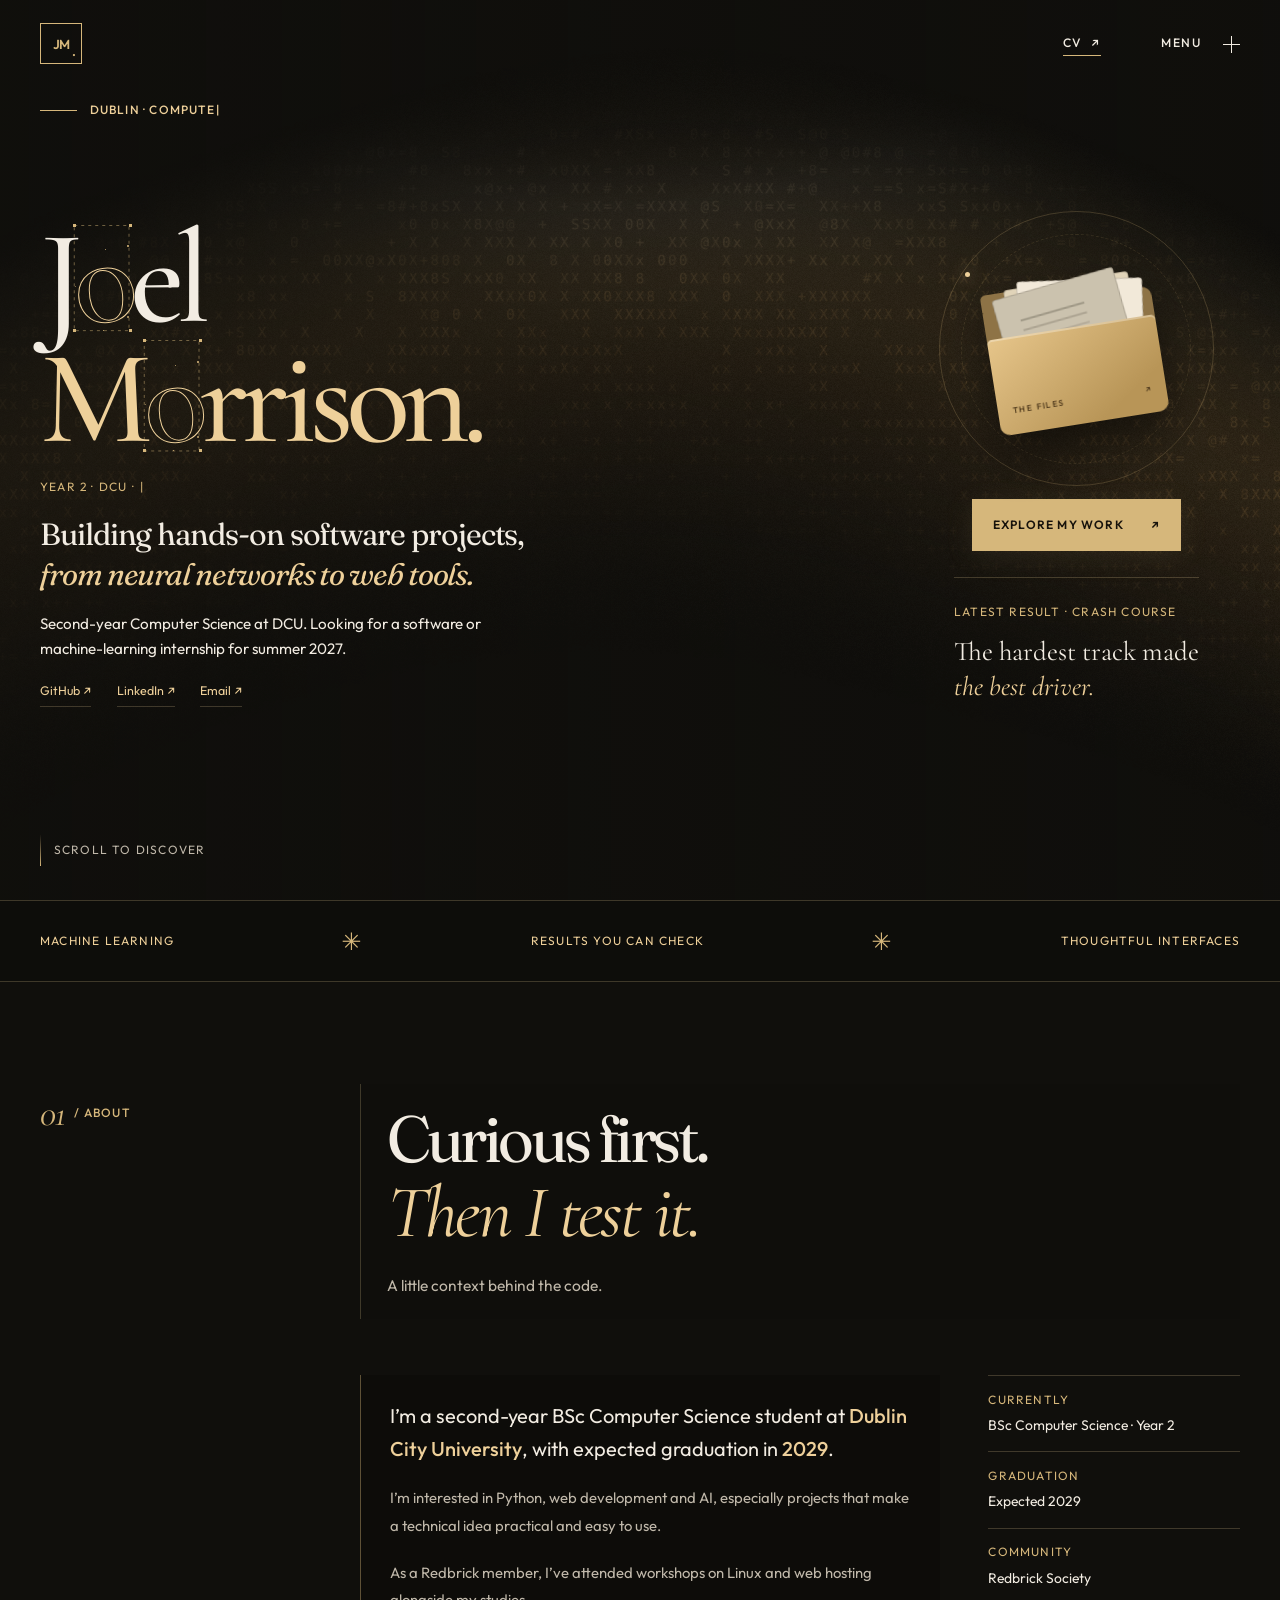
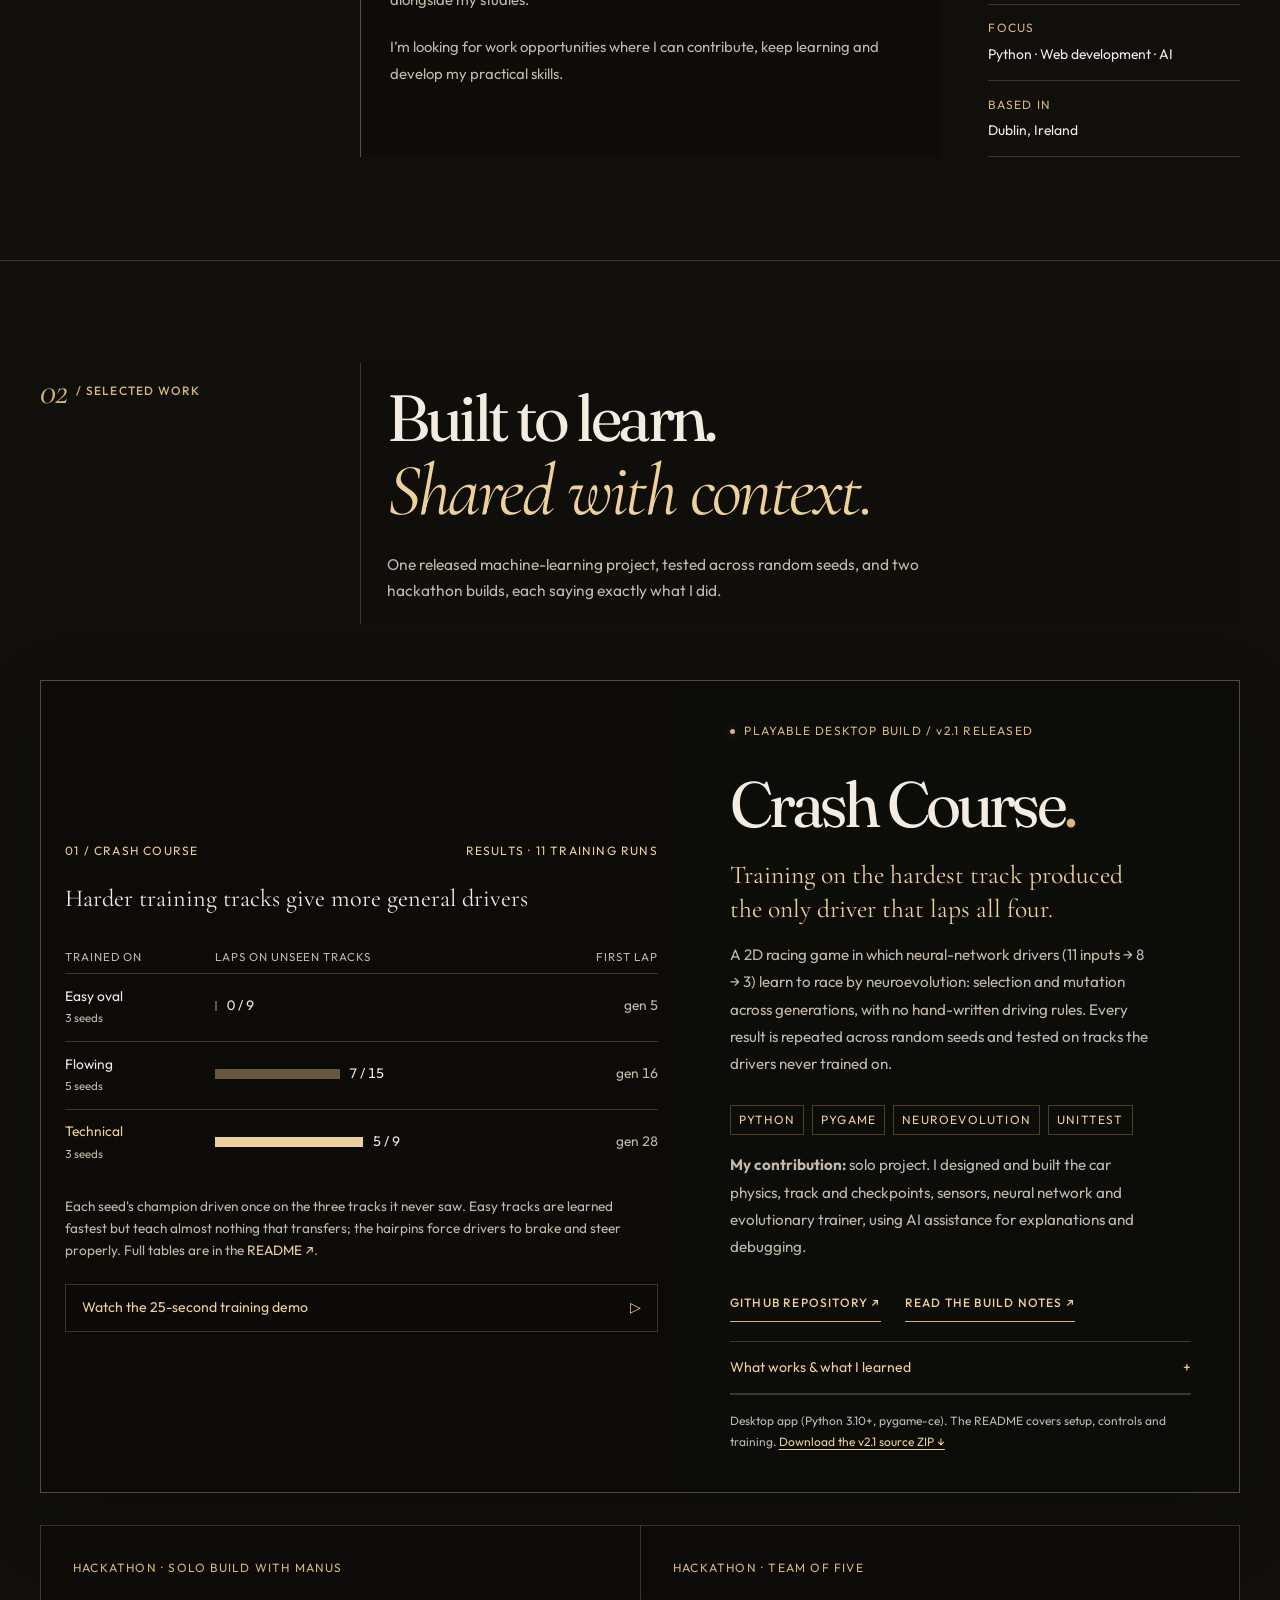
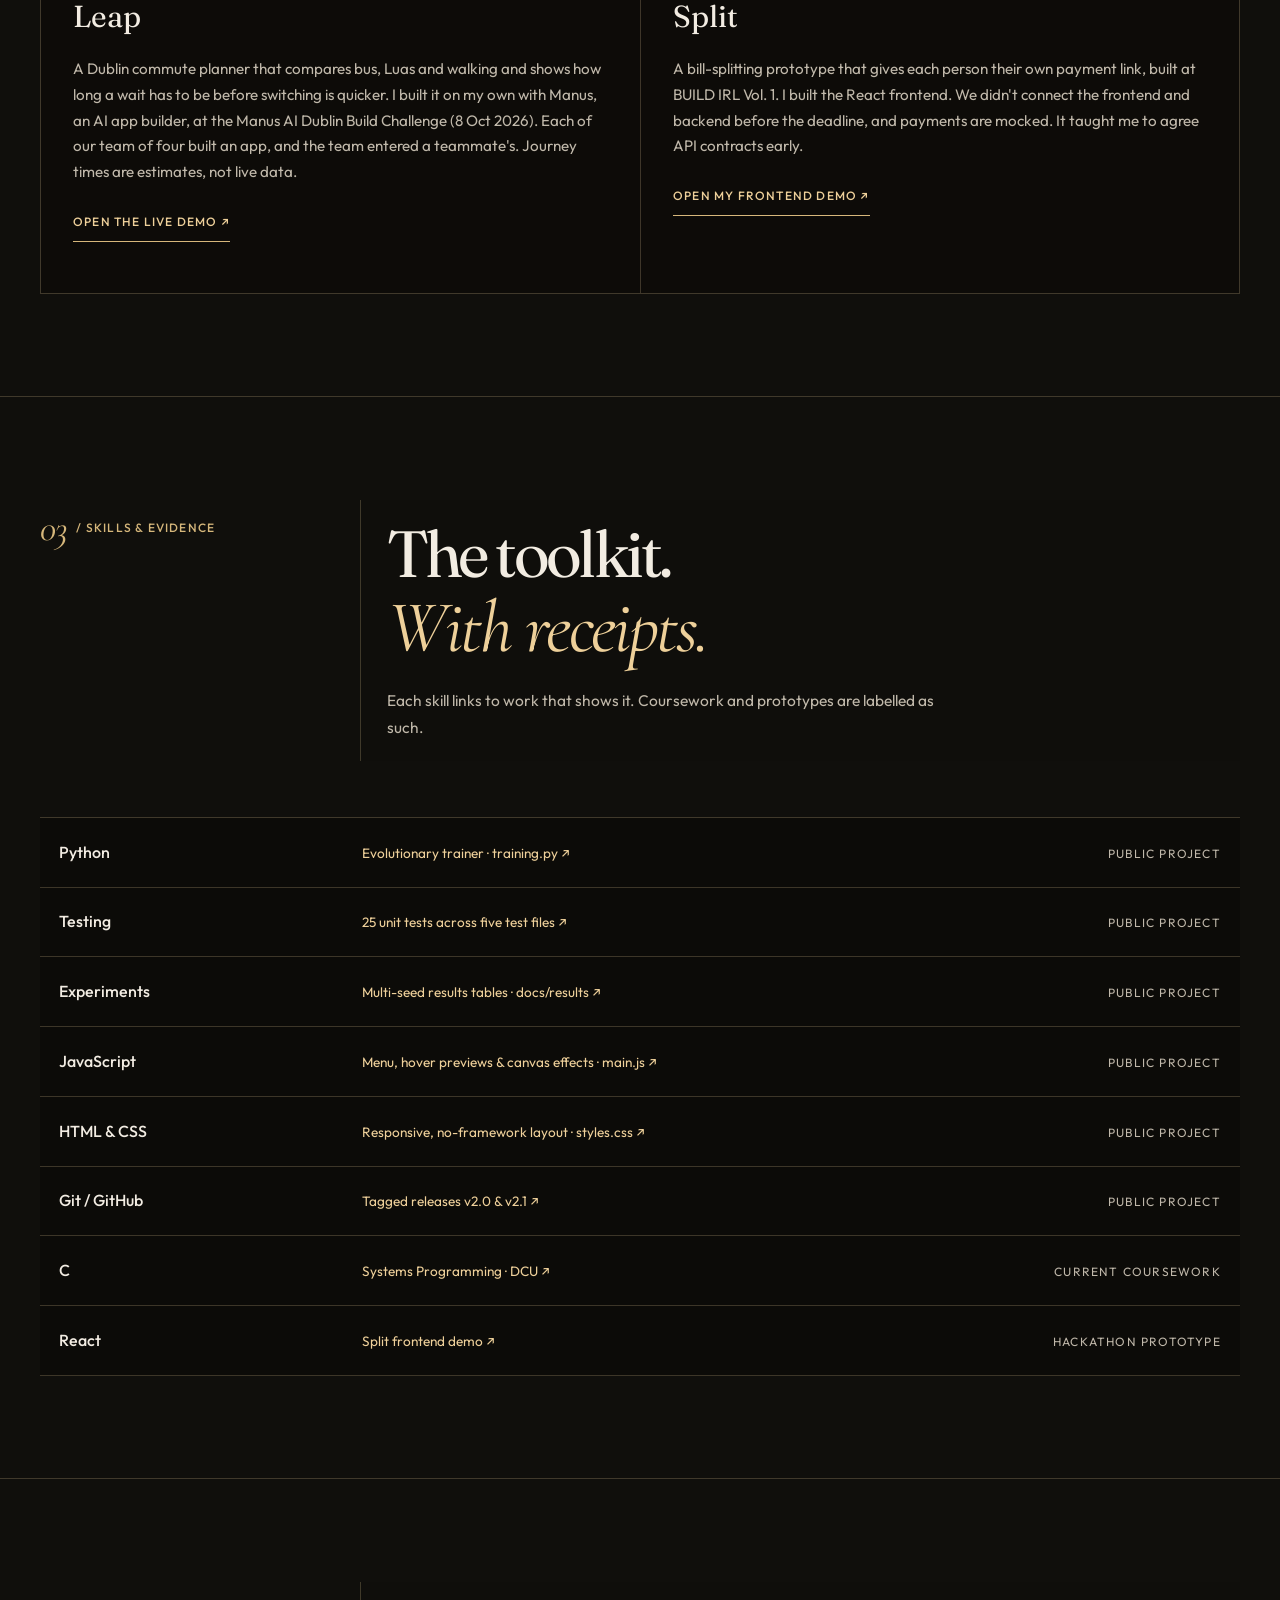
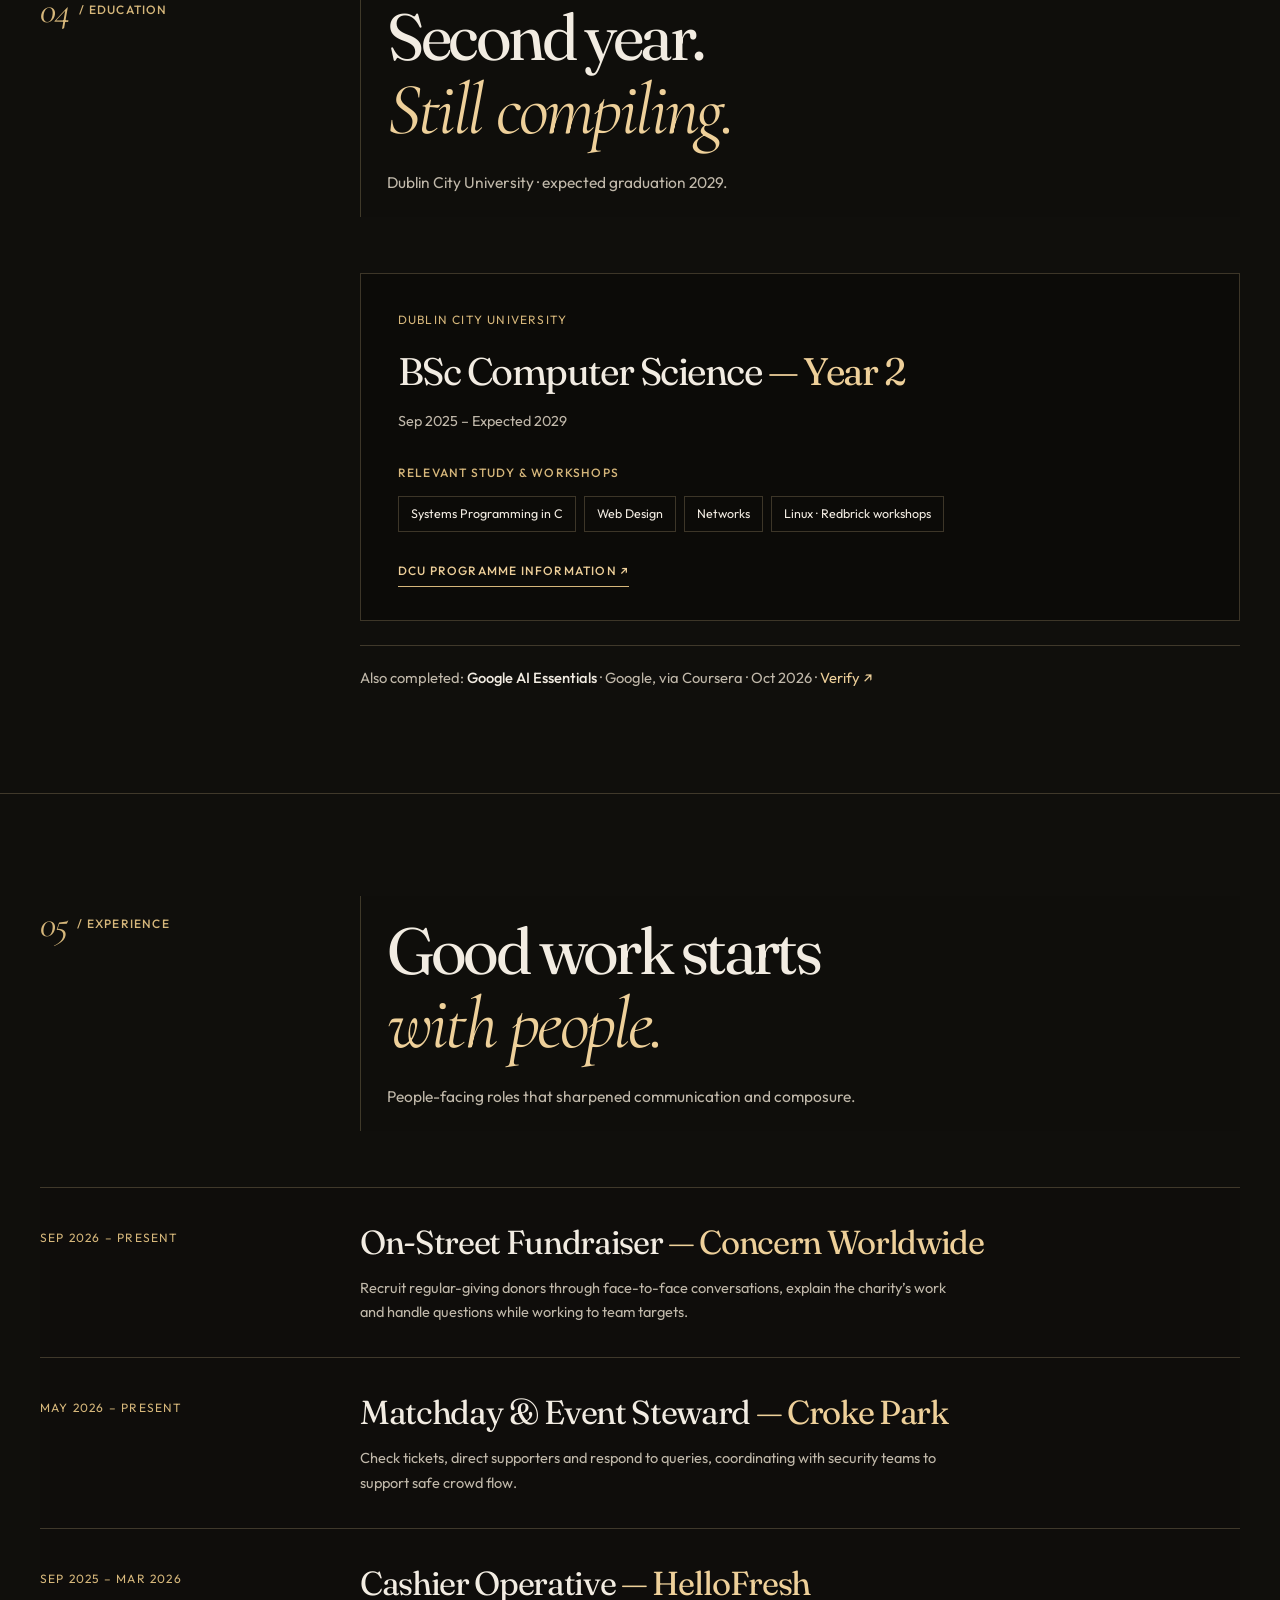
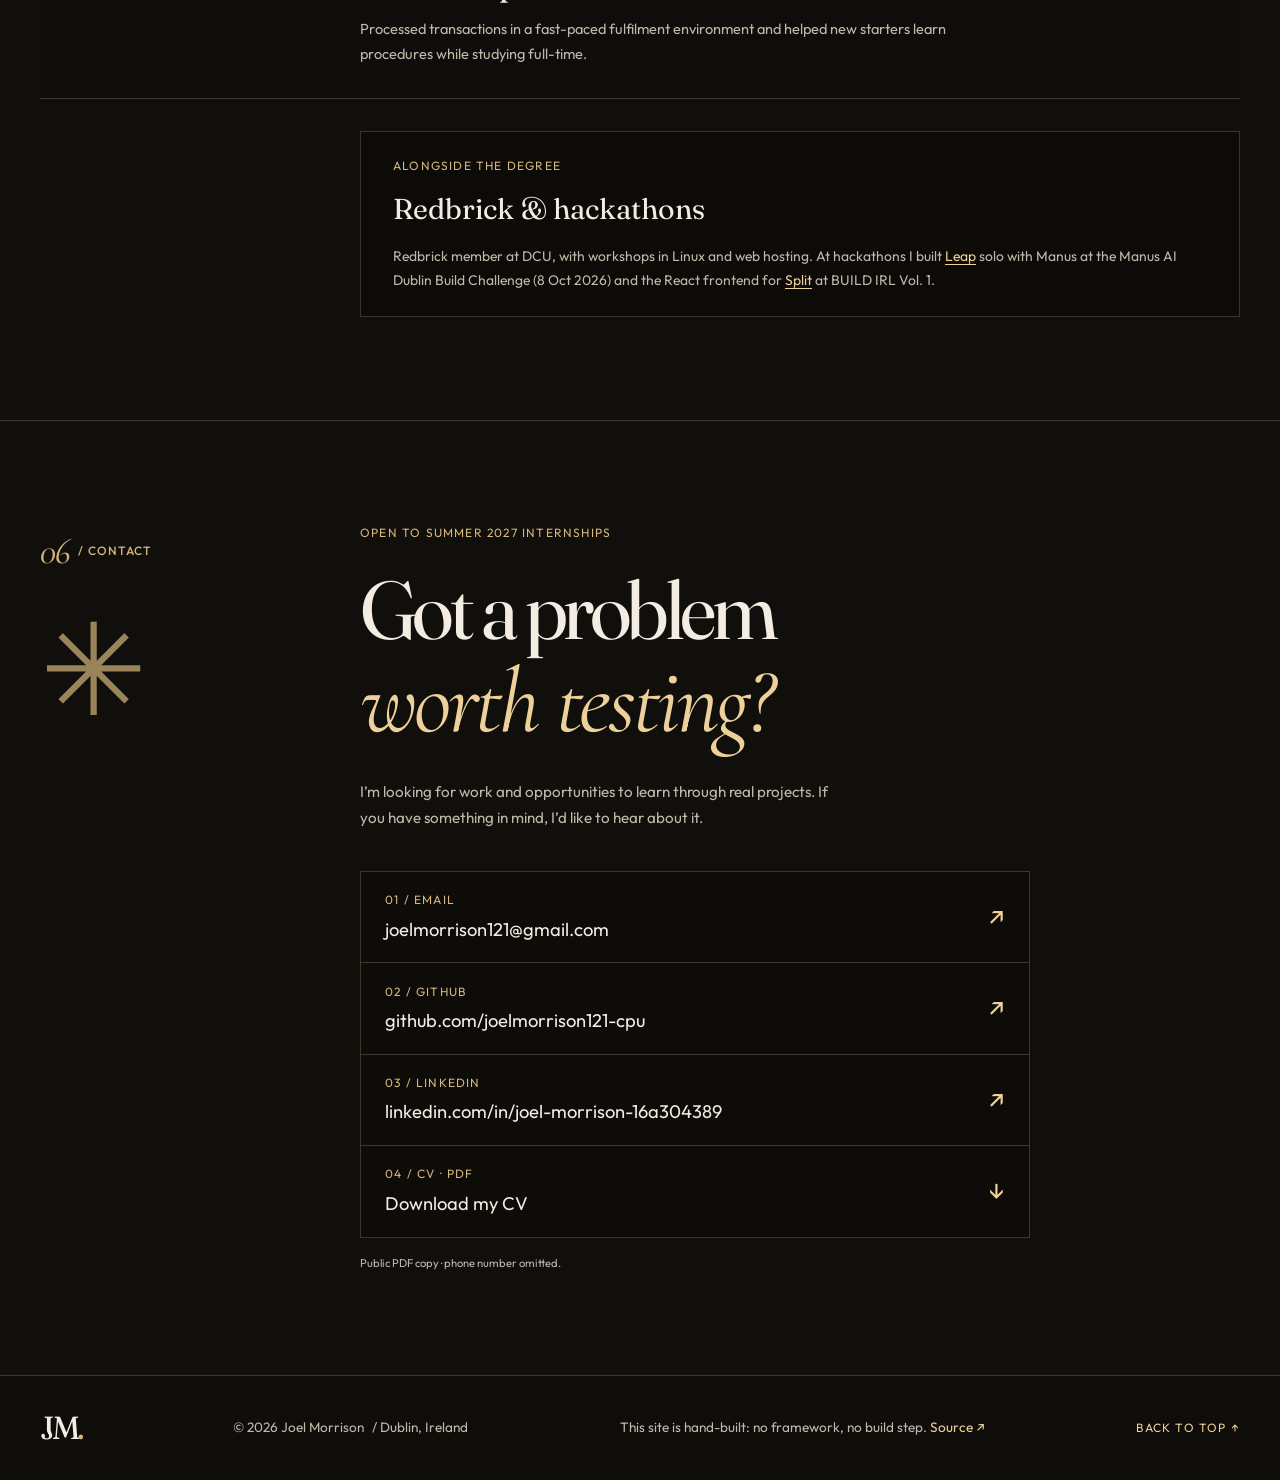
<file: index.html>
<!doctype html>
<html lang="en">
<head>
  <meta charset="utf-8">
  <meta name="viewport" content="width=device-width, initial-scale=1">
  <meta name="theme-color" content="#100f0c">
  <meta name="description" content="Joel Morrison, second-year Computer Science student at DCU. I build hands-on software projects, from neural networks to web tools, such as Crash Course, where neural-network drivers learn to race by neuroevolution.">
  <link rel="canonical" href="https://joelmorrison121-cpu.github.io/">
  <meta property="og:type" content="website">
  <meta property="og:title" content="Joel Morrison — Computer Science Portfolio">
  <meta property="og:description" content="Second-year DCU Computer Science student building hands-on software projects, from neural networks to web tools. Crash Course: training on the hardest track produced the only driver that laps all four.">
  <meta property="og:url" content="https://joelmorrison121-cpu.github.io/">
  <meta property="og:site_name" content="Joel Morrison">
  <meta property="og:image" content="https://joelmorrison121-cpu.github.io/og-image.png">
  <meta property="og:image:width" content="1200">
  <meta property="og:image:height" content="630">
  <meta property="og:image:alt" content="Joel Morrison — Computer Science portfolio">
  <meta name="twitter:card" content="summary_large_image">
  <title>Joel Morrison — Computer Science Portfolio</title>
  <link rel="icon" type="image/svg+xml" href="favicon.svg">
  <link rel="preconnect" href="https://fonts.googleapis.com">
  <link rel="preconnect" href="https://fonts.gstatic.com" crossorigin>
  <link href="https://fonts.googleapis.com/css2?family=Cormorant+Garamond:ital,wght@0,500;1,500&family=Fraunces:opsz,wght@9..144,400;9..144,500&family=Outfit:wght@400;500;600&display=swap" rel="stylesheet">
  <link rel="stylesheet" href="styles.css">
  <script src="gradient-ascii.js" defer></script>
  <script src="main.js" defer></script>
  <script src="effects.js" defer></script>
</head>
<body class="home-page">
  <a class="skip-link" href="#main">Skip to content</a>
  <div id="top" aria-hidden="true"></div>

  <!-- Decorative canvases never intercept mouse clicks or keyboard focus. -->
  <div id="ascii-root" aria-hidden="true"></div>
  <canvas id="click-spark-canvas" aria-hidden="true"></canvas>

  <!-- This header remains the navigation if JavaScript is disabled. -->
  <header class="site-header">
    <div class="header-inner wrap">
      <a class="wordmark" href="#top" aria-label="Joel Morrison, back to top">
        <span class="wordmark-mark" aria-hidden="true">JM<span>.</span></span>
        <span>Joel <em>Morrison</em></span>
      </a>
      <nav class="desktop-nav" aria-label="Primary navigation">
        <a href="#about">About</a>
        <a href="#projects">Projects</a>
        <a href="#skills">Skills</a>
        <a href="#education">Education</a>
        <a href="#experience">Experience</a>
        <a href="#contact">Contact ↗</a>
        <a href="Joel-Morrison-CV.pdf" target="_blank" rel="noopener noreferrer">CV ↗</a>
      </nav>
      <details class="mobile-nav">
        <summary>Menu <span aria-hidden="true">+</span></summary>
        <nav aria-label="Mobile navigation">
          <a href="#about">About</a>
          <a href="#projects">Projects</a>
          <a href="#skills">Skills</a>
          <a href="#education">Education</a>
          <a href="#experience">Experience</a>
          <a href="#contact">Contact</a>
        </nav>
      </details>
    </div>
  </header>

  <!-- Menu links are ordinary HTML: edit them here, not inside a JS template. -->
  <div id="staggered-menu-root" hidden>
    <div class="staggered-menu-wrapper" data-open="false">
      <div class="menu-scrim" aria-hidden="true"></div>
      <div class="sm-prelayers" aria-hidden="true">
        <span></span><span></span><span></span>
      </div>
      <header class="staggered-menu-header">
        <a class="sm-logo wordmark" href="#top" aria-label="Joel Morrison, back to top">
          <span class="wordmark-mark" aria-hidden="true">JM<span>.</span></span>
          <span>Joel <em>Morrison</em></span>
        </a>
        <a class="sm-cv" href="Joel-Morrison-CV.pdf" target="_blank" rel="noopener noreferrer">CV <span aria-hidden="true">↗</span></a>
        <button class="sm-toggle" type="button" aria-label="Open menu" aria-expanded="false" aria-controls="staggered-menu-panel">
          <span class="sm-toggle-text" aria-hidden="true">
            <span class="sm-toggle-text-inner"><span>Menu</span><span>Close</span></span>
          </span>
          <span class="sm-toggle-icon" aria-hidden="true"><i></i><i></i></span>
        </button>
      </header>
      <!-- Hover preview for the menu links (fine pointers only; built by main.js). -->
      <div class="sm-preview" aria-hidden="true"><div class="sm-preview-card"></div></div>
      <nav class="staggered-menu-panel" id="staggered-menu-panel" aria-label="Main menu" aria-hidden="true" inert>
        <div class="sm-panel-inner">
          <p class="sm-panel-title">The index <span aria-hidden="true">↙</span></p>
          <ol class="sm-panel-list">
            <li><a class="sm-panel-item" href="#about" data-preview="previews/menu-about.webp"><span class="sm-panel-item-label">About</span><span class="sm-panel-number">01</span></a></li>
            <li><a class="sm-panel-item" href="#projects" data-preview="previews/menu-projects.webp"><span class="sm-panel-item-label">Projects</span><span class="sm-panel-number">02</span></a></li>
            <li><a class="sm-panel-item" href="#skills" data-preview="previews/menu-skills.webp"><span class="sm-panel-item-label">Skills</span><span class="sm-panel-number">03</span></a></li>
            <li><a class="sm-panel-item" href="#education" data-preview="previews/menu-education.webp"><span class="sm-panel-item-label">Education</span><span class="sm-panel-number">04</span></a></li>
            <li><a class="sm-panel-item" href="#experience" data-preview="previews/menu-experience.webp"><span class="sm-panel-item-label">Experience</span><span class="sm-panel-number">05</span></a></li>
            <li><a class="sm-panel-item" href="#contact" data-preview="previews/menu-contact.webp"><span class="sm-panel-item-label">Contact</span><span class="sm-panel-number">06</span></a></li>
          </ol>
          <div class="sm-socials">
            <p class="sm-socials-title">A conversation starts here</p>
            <ul>
              <li><a href="mailto:joelmorrison121@gmail.com">Email ↗</a></li>
              <li><a href="https://github.com/joelmorrison121-cpu" target="_blank" rel="noopener noreferrer">GitHub ↗</a></li>
              <li><a href="https://www.linkedin.com/in/joel-morrison-16a304389/" target="_blank" rel="noopener noreferrer">LinkedIn ↗</a></li>
              <li><a href="Joel-Morrison-CV.pdf" target="_blank" rel="noopener noreferrer">CV ↗</a></li>
            </ul>
            <p class="sm-signature">Joel Morrison <span>— Dublin, Ireland</span></p>
          </div>
        </div>
      </nav>
    </div>
  </div>

  <main id="main">
    <!-- HERO: the name and all content stay readable without JavaScript. -->
    <section class="hero wrap" aria-labelledby="hero-title">
      <div class="hero-content">
        <div class="hero-topline">
          <p class="eyebrow"><span class="eyebrow-line" aria-hidden="true"></span><span class="type-slot" id="hero-type-kicker">Dublin · Software</span></p>
        </div>
        <div class="hero-layout">
          <div class="hero-main">
            <h1 id="hero-title" class="tech-heading" aria-label="Joel Morrison.">
              <span class="hero-name-line first"><span class="name-fallback">Joel</span></span>
              <span class="hero-name-line last"><span class="name-fallback">Morrison<span class="name-period">.</span></span></span>
            </h1>
            <p class="hero-meta"><span class="type-slot" id="hero-type-meta">Year 2 · DCU · Class of 2029</span></p>
            <p class="hero-subline">Building hands-on software projects,<br><em>from neural networks to web tools.</em></p>
            <p class="hero-description">Second-year Computer Science at DCU. Looking for a software or machine-learning internship for summer 2027.</p>
            <nav class="hero-socials" aria-label="Connect with Joel">
              <a href="https://github.com/joelmorrison121-cpu" target="_blank" rel="noopener noreferrer">GitHub ↗</a>
              <a href="https://www.linkedin.com/in/joel-morrison-16a304389/" target="_blank" rel="noopener noreferrer">LinkedIn ↗</a>
              <a href="mailto:joelmorrison121@gmail.com">Email ↗</a>
            </nav>
          </div>
          <div class="hero-aside">
            <div class="folder-scene">
              <span class="orbit orbit-one" aria-hidden="true"></span>
              <span class="orbit orbit-two" aria-hidden="true"></span>
              <details class="folder" id="project-folder">
                <summary aria-label="Open portfolio folder">
                  <span class="folder-back" aria-hidden="true">
                    <span class="folder-tab"></span>
                    <span class="folder-sheet sheet-one"></span>
                    <span class="folder-sheet sheet-two"></span>
                    <span class="folder-sheet sheet-three"></span>
                    <span class="folder-front"><span>THE FILES <span>↗</span></span></span>
                  </span>
                </summary>
                <div class="folder-contents">
                  <a href="#projects">Selected work ↗</a>
                  <a href="#skills">The toolkit ↗</a>
                  <a href="#education">Education ↗</a>
                  <a href="#contact">Get in touch ↗</a>
                </div>
              </details>
            </div>
            <div class="hero-actions hero-aside-actions">
              <a class="button button-primary" href="#projects">Explore my work <span aria-hidden="true">↗</span></a>
            </div>
            <a class="hero-note" href="#crash-course">
              <span class="note-index">LATEST RESULT · CRASH COURSE</span>
              <p>The hardest track made<br><em>the best driver.</em></p>
            </a>
          </div>
        </div>
      </div>
      <div class="hero-bottomline">
        <a class="scroll-cue" href="#about"><span class="scroll-rule" aria-hidden="true"></span> Scroll to discover</a>
      </div>
    </section>

    <div class="discipline-ribbon" aria-label="Machine learning, results you can check, thoughtful interfaces">
      <div class="wrap"><span>MACHINE LEARNING</span><span aria-hidden="true">✳</span><span>RESULTS YOU CAN CHECK</span><span aria-hidden="true">✳</span><span>THOUGHTFUL INTERFACES</span></div>
    </div>

    <section class="section about-section" id="about" aria-labelledby="about-title">
      <div class="wrap">
        <div class="section-heading">
          <p class="section-index"><span>01</span> / ABOUT</p>
          <div><h2 id="about-title">Curious first.<br><em>Then I test it.</em></h2><p class="heading-intro">A little context behind the code.</p></div>
        </div>
        <div class="about-grid">
          <div class="about-copy">
            <p class="large-copy">I’m a second-year BSc Computer Science student at <strong>Dublin City University</strong>, with expected graduation in <strong>2029</strong>.</p>
            <p>I’m interested in Python, web development and AI, especially projects that make a technical idea practical and easy to use.</p>
            <p>As a Redbrick member, I’ve attended workshops on Linux and web hosting alongside my studies.</p>
            <p>I’m looking for work opportunities where I can contribute, keep learning and develop my practical skills.</p>
          </div>
          <dl class="facts">
            <div><dt>Currently</dt><dd>BSc Computer Science · Year 2</dd></div>
            <div><dt>Graduation</dt><dd>Expected 2029</dd></div>
            <div><dt>Community</dt><dd>Redbrick Society</dd></div>
            <div><dt>Focus</dt><dd>Python · Web development · AI</dd></div>
            <div><dt>Based in</dt><dd>Dublin, Ireland</dd></div>
          </dl>
        </div>
      </div>
    </section>

    <section class="section projects-section" id="projects" aria-labelledby="projects-title">
      <div class="wrap">
        <div class="section-heading">
          <p class="section-index"><span>02</span> / SELECTED WORK</p>
          <div><h2 id="projects-title">Built to learn.<br><em>Shared with context.</em></h2><p class="heading-intro">One released machine-learning project, tested across random seeds, and two hackathon builds, each saying exactly what I did.</p></div>
        </div>
        <article class="featured-project" id="crash-course" aria-labelledby="racer-title" data-border-glow>
          <figure class="project-capture results-capture">
            <div class="art-topline"><span>01 / CRASH COURSE</span><span>RESULTS · 11 TRAINING RUNS</span></div>
            <p class="results-title">Harder training tracks give more general drivers</p>
            <div class="results-chart" role="table" aria-label="Laps completed on the three tracks each driver never trained on">
              <div class="results-row results-head" role="row"><span role="columnheader">Trained on</span><span role="columnheader">Laps on unseen tracks</span><span role="columnheader">First lap</span></div>
              <div class="results-row" role="row"><span role="cell">Easy oval <small>3 seeds</small></span><span role="cell" class="results-bar" style="--v:0"><b></b><em>0 / 9</em></span><span role="cell">gen 5</span></div>
              <div class="results-row" role="row"><span role="cell">Flowing <small>5 seeds</small></span><span role="cell" class="results-bar" style="--v:.467"><b></b><em>7 / 15</em></span><span role="cell">gen 16</span></div>
              <div class="results-row is-best" role="row"><span role="cell">Technical <small>3 seeds</small></span><span role="cell" class="results-bar" style="--v:.556"><b></b><em>5 / 9</em></span><span role="cell">gen 28</span></div>
            </div>
            <figcaption>Each seed's champion driven once on the three tracks it never saw. Easy tracks are learned fastest but teach almost nothing that transfers; the hairpins force drivers to brake and steer properly. Full tables are in the <a href="https://github.com/joelmorrison121-cpu/crash-course#results-at-a-glance" target="_blank" rel="noopener noreferrer">README ↗</a>.</figcaption>
            <details class="demo-disclosure"><summary>Watch the 25-second training demo <span aria-hidden="true">▷</span></summary><video controls preload="none" poster="crash-course-demo-poster.jpg" width="1280" height="720" playsinline><source src="crash-course-demo.mp4" type="video/mp4"><p><a href="crash-course-demo.mp4">Download the Crash Course training demo (MP4)</a></p></video><p>Generation 1 crashes, generation 13 learns the first corner, generation 16 completes the first laps, and by generation 19, 20 of 30 drivers finish. Silent.</p></details>
          </figure>
          <div class="project-details">
            <p class="project-state"><span class="state-dot" aria-hidden="true"></span> PLAYABLE DESKTOP BUILD / v2.1 RELEASED</p>
            <h3 id="racer-title">Crash Course<span class="title-period">.</span></h3>
            <p class="project-finding">Training on the hardest track produced the only driver that laps all four.</p>
            <p class="project-description">A 2D racing game in which neural-network drivers (11 inputs → 8 → 3) learn to race by neuroevolution: selection and mutation across generations, with no hand-written driving rules. Every result is repeated across random seeds and tested on tracks the drivers never trained on.</p>
            <ul class="tag-list" aria-label="Project stack"><li>Python</li><li>Pygame</li><li>Neuroevolution</li><li>unittest</li></ul>
            <p class="project-description"><strong>My contribution:</strong> solo project. I designed and built the car physics, track and checkpoints, sensors, neural network and evolutionary trainer, using AI assistance for explanations and debugging.</p>
            <div class="project-links"><a class="text-link" href="https://github.com/joelmorrison121-cpu/crash-course" target="_blank" rel="noopener noreferrer">GitHub repository ↗</a><a class="text-link" href="crash-course.html">Read the build notes ↗</a></div>
            <details class="evidence-disclosure">
              <summary>What works &amp; what I learned <span aria-hidden="true">+</span></summary>
              <p><strong>Works:</strong> four tracks, including curved ones built from a centre-line path, plus checkpoints at any angle, a lap-time reward, save/resume, live progress graphs, a start menu and a race-the-champion mode. All 3 technical-track seeds learned a lap (first at generation 28 ± 9), and one of them laps all four tracks. Drivers trained on the flowing track never managed the hairpins (0/5). 25 unit tests pass.</p>
              <p><strong>Didn't work yet:</strong> a look-ahead input meant to help on hairpins was inconclusive over 3 seeds, so it stays optional until I've run more.</p>
              <p><strong>Learned:</strong> fixed-timestep simulation, ray-cast sensors and fitness design. I also learned to inspect a network's inputs and outputs before assuming the physics is broken. One early AI pressed the accelerator and the brake at the same time.</p>
            </details>
            <p class="project-note">Desktop app (Python 3.10+, pygame-ce). The README covers setup, controls and training. <a href="crash-course-source.zip" download>Download the v2.1 source ZIP ↓</a></p>
          </div>
        </article>

        <div class="hackathon-projects" id="hackathons">
          <article id="leap" aria-labelledby="leap-title">
            <p class="project-state">HACKATHON · SOLO BUILD WITH MANUS</p>
            <h3 id="leap-title">Leap</h3>
            <p>A Dublin commute planner that compares bus, Luas and walking and shows how long a wait has to be before switching is quicker. I built it on my own with Manus, an AI app builder, at the Manus AI Dublin Build Challenge (<time datetime="2026-10-08">8 Oct 2026</time>). Each of our team of four built an app, and the team entered a teammate's. Journey times are estimates, not live data.</p>
            <div class="project-links"><a class="text-link" href="https://commutecut-jcdm7heo.manus.space/" target="_blank" rel="noopener noreferrer">Open the live demo ↗</a></div>
          </article>
          <article id="split" aria-labelledby="split-title">
            <p class="project-state">HACKATHON · TEAM OF FIVE</p>
            <h3 id="split-title">Split</h3>
            <p>A bill-splitting prototype that gives each person their own payment link, built at BUILD IRL Vol. 1. I built the React frontend. We didn't connect the frontend and backend before the deadline, and payments are mocked. It taught me to agree API contracts early.</p>
            <div class="project-links"><a class="text-link" href="https://splitpay-pzjgc2pw.manus.space" target="_blank" rel="noopener noreferrer">Open my frontend demo ↗</a></div>
          </article>
        </div>
      </div>
    </section>

    <section class="section skills-section" id="skills" aria-labelledby="skills-title">
      <div class="wrap">
        <div class="section-heading">
          <p class="section-index"><span>03</span> / SKILLS &amp; EVIDENCE</p>
          <div><h2 id="skills-title">The toolkit.<br><em>With receipts.</em></h2><p class="heading-intro">Each skill links to work that shows it. Coursework and prototypes are labelled as such.</p></div>
        </div>
        <ul class="skill-evidence">
          <li><strong>Python</strong><a href="https://github.com/joelmorrison121-cpu/crash-course/blob/main/training.py" target="_blank" rel="noopener noreferrer">Evolutionary trainer · training.py ↗</a><span>Public project</span></li>
          <li><strong>Testing</strong><a href="https://github.com/joelmorrison121-cpu/crash-course/blob/main/test_training.py" target="_blank" rel="noopener noreferrer">25 unit tests across five test files ↗</a><span>Public project</span></li>
          <li><strong>Experiments</strong><a href="https://github.com/joelmorrison121-cpu/crash-course/tree/main/docs/results" target="_blank" rel="noopener noreferrer">Multi-seed results tables · docs/results ↗</a><span>Public project</span></li>
          <li><strong>JavaScript</strong><a href="https://github.com/joelmorrison121-cpu/joelmorrison121-cpu.github.io/blob/main/main.js" target="_blank" rel="noopener noreferrer">Menu, hover previews &amp; canvas effects · main.js ↗</a><span>Public project</span></li>
          <li><strong>HTML &amp; CSS</strong><a href="https://github.com/joelmorrison121-cpu/joelmorrison121-cpu.github.io/blob/main/styles.css" target="_blank" rel="noopener noreferrer">Responsive, no-framework layout · styles.css ↗</a><span>Public project</span></li>
          <li><strong>Git / GitHub</strong><a href="https://github.com/joelmorrison121-cpu/crash-course/tags" target="_blank" rel="noopener noreferrer">Tagged releases v2.0 &amp; v2.1 ↗</a><span>Public project</span></li>
          <li><strong>C</strong><a href="#education">Systems Programming · DCU ↗</a><span>Current coursework</span></li>
          <li><strong>React</strong><a href="https://splitpay-pzjgc2pw.manus.space" target="_blank" rel="noopener noreferrer">Split frontend demo ↗</a><span>Hackathon prototype</span></li>
        </ul>
      </div>
    </section>

    <section class="section education-section" id="education" aria-labelledby="education-title">
      <div class="wrap">
        <div class="section-heading">
          <p class="section-index"><span>04</span> / EDUCATION</p>
          <div><h2 id="education-title">Second year.<br><em>Still compiling.</em></h2><p class="heading-intro">Dublin City University · expected graduation 2029.</p></div>
        </div>
                <article class="education-record"><p class="project-state">DUBLIN CITY UNIVERSITY</p><h3>BSc Computer Science <span>— Year 2</span></h3><p><time datetime="2025-09">Sep 2025</time> – Expected <time datetime="2029">2029</time></p><h4>Relevant study &amp; workshops</h4><ul class="module-list"><li>Systems Programming in C</li><li>Web Design</li><li>Networks</li><li>Linux · Redbrick workshops</li></ul><a class="text-link" href="https://www.dcu.ie/courses/undergraduate/school-computing/computer-science" target="_blank" rel="noopener noreferrer">DCU programme information ↗</a></article>
        <p class="cert-line" id="certifications">Also completed: <strong>Google AI Essentials</strong> · Google, via Coursera · <time datetime="2026-10-20">Oct 2026</time> · <a href="https://coursera.org/verify/specialization/O750FQTM40TD" target="_blank" rel="noopener noreferrer">Verify ↗</a></p>
      </div>
    </section>

    <section class="section experience-section" id="experience" aria-labelledby="experience-title">
      <div class="wrap">
        <div class="section-heading">
          <p class="section-index"><span>05</span> / EXPERIENCE</p>
          <div><h2 id="experience-title">Good work starts<br><em>with people.</em></h2><p class="heading-intro">People-facing roles that sharpened communication and composure.</p></div>
        </div>
                <div class="experience-list">
          <article class="experience-item"><span class="experience-type">SEP 2026 – PRESENT</span><div><h3>On-Street Fundraiser <span>— Concern Worldwide</span></h3><p>Recruit regular-giving donors through face-to-face conversations, explain the charity’s work and handle questions while working to team targets.</p></div></article>
          <article class="experience-item"><span class="experience-type">MAY 2026 – PRESENT</span><div><h3>Matchday &amp; Event Steward <span>— Croke Park</span></h3><p>Check tickets, direct supporters and respond to queries, coordinating with security teams to support safe crowd flow.</p></div></article>
          <article class="experience-item"><span class="experience-type">SEP 2025 – MAR 2026</span><div><h3>Cashier Operative <span>— HelloFresh</span></h3><p>Processed transactions in a fast-paced fulfilment environment and helped new starters learn procedures while studying full-time.</p></div></article>
        </div>
        <div class="activity-summary"><p class="project-state">ALONGSIDE THE DEGREE</p><h3>Redbrick &amp; hackathons</h3><p>Redbrick member at DCU, with workshops in Linux and web hosting. At hackathons I built <a href="#leap">Leap</a> solo with Manus at the Manus AI Dublin Build Challenge (8 Oct 2026) and the React frontend for <a href="#split">Split</a> at BUILD IRL Vol. 1.</p></div>
      </div>
    </section>

    <section class="section contact-section" id="contact" aria-labelledby="contact-title">
      <div class="wrap contact-wrap">
        <div><p class="section-index"><span>06</span> / CONTACT</p><span class="contact-flower" aria-hidden="true">✳</span></div>
        <div class="contact-content">
          <p class="contact-kicker">OPEN TO SUMMER 2027 INTERNSHIPS</p>
          <h2 id="contact-title">Got a problem<br><em>worth testing?</em></h2>
          <p>I’m looking for work and opportunities to learn through real projects. If you have something in mind, I’d like to hear about it.</p>
          <div class="contact-methods" aria-label="Contact Joel Morrison" data-border-glow>
            <a href="mailto:joelmorrison121@gmail.com"><span><small>01 / EMAIL</small>joelmorrison121@gmail.com</span><span aria-hidden="true">↗</span></a>
            <a href="https://github.com/joelmorrison121-cpu" target="_blank" rel="noopener noreferrer"><span><small>02 / GITHUB</small>github.com/joelmorrison121-cpu</span><span aria-hidden="true">↗</span></a>
            <a href="https://www.linkedin.com/in/joel-morrison-16a304389/" target="_blank" rel="noopener noreferrer"><span><small>03 / LINKEDIN</small>linkedin.com/in/joel-morrison-16a304389</span><span aria-hidden="true">↗</span></a>
            <a href="Joel-Morrison-CV.pdf" download><span><small>04 / CV · PDF</small>Download my CV</span><span aria-hidden="true">↓</span></a>
          </div>
          <p class="cv-note">Public PDF copy · phone number omitted.</p>
        </div>
      </div>
    </section>
  </main>

  <footer class="site-footer">
    <div class="wrap footer-inner">
      <a class="footer-brand" href="#top">JM<span>.</span></a>
      <p>© <span id="year">2026</span> Joel Morrison <span class="footer-location">/ Dublin, Ireland</span></p>
      <p class="footer-build">This site is hand-built: no framework, no build step. <a href="https://github.com/joelmorrison121-cpu/joelmorrison121-cpu.github.io" target="_blank" rel="noopener noreferrer">Source ↗</a></p>
      <a href="#top" class="back-to-top">Back to top ↑</a>
    </div>
  </footer>
</body>
</html>
</file>
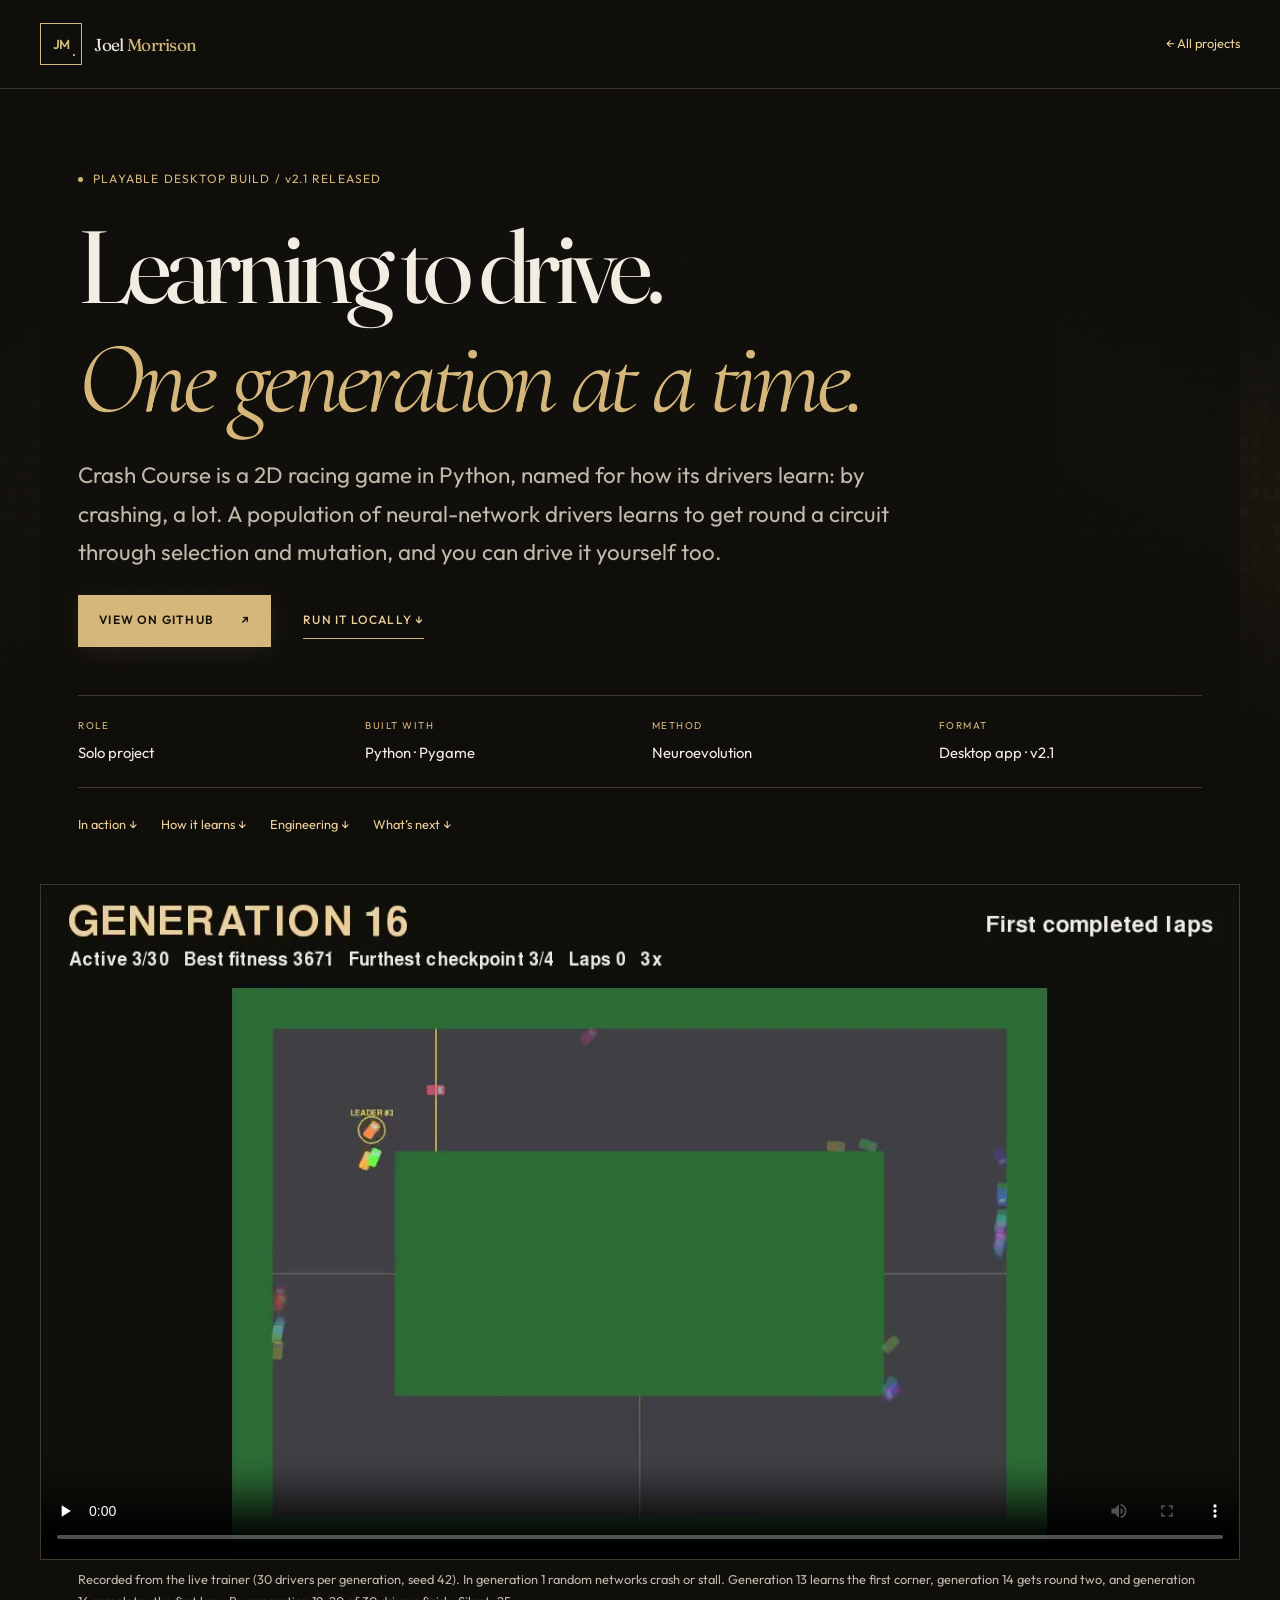
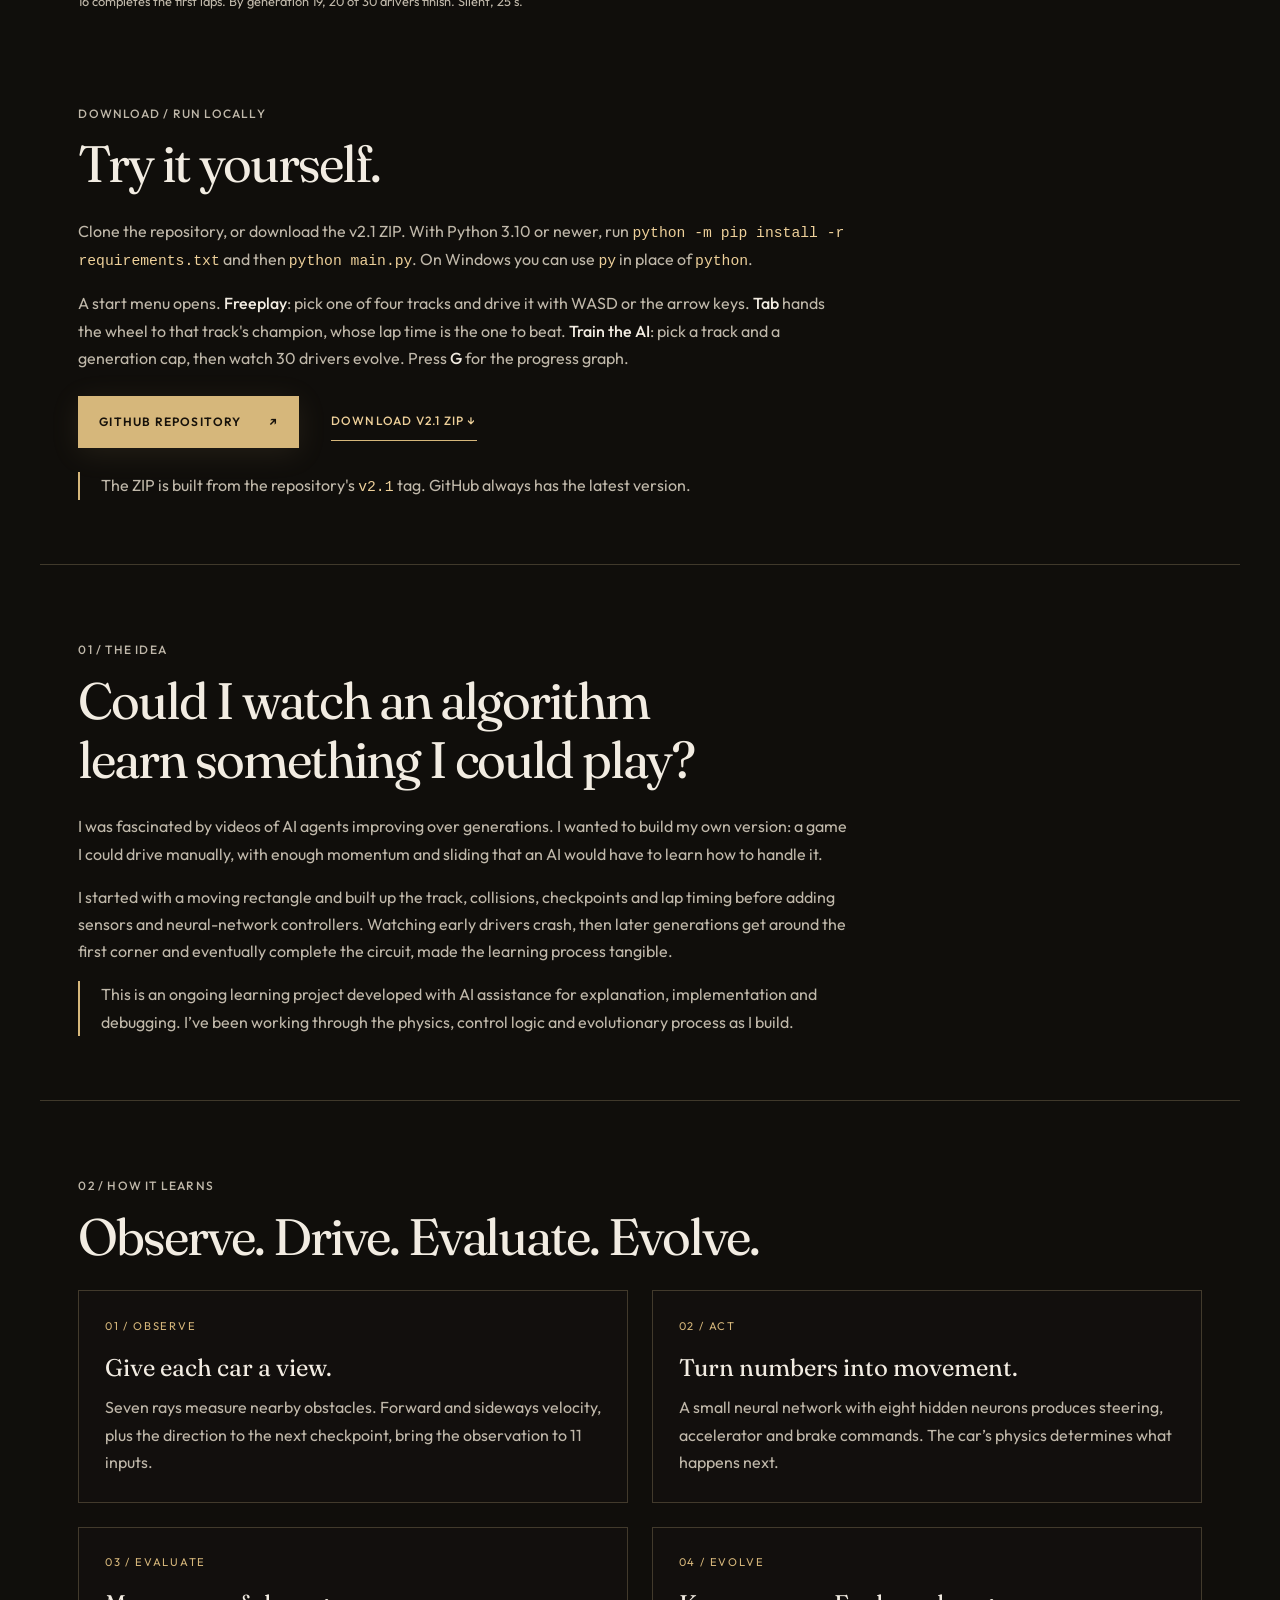
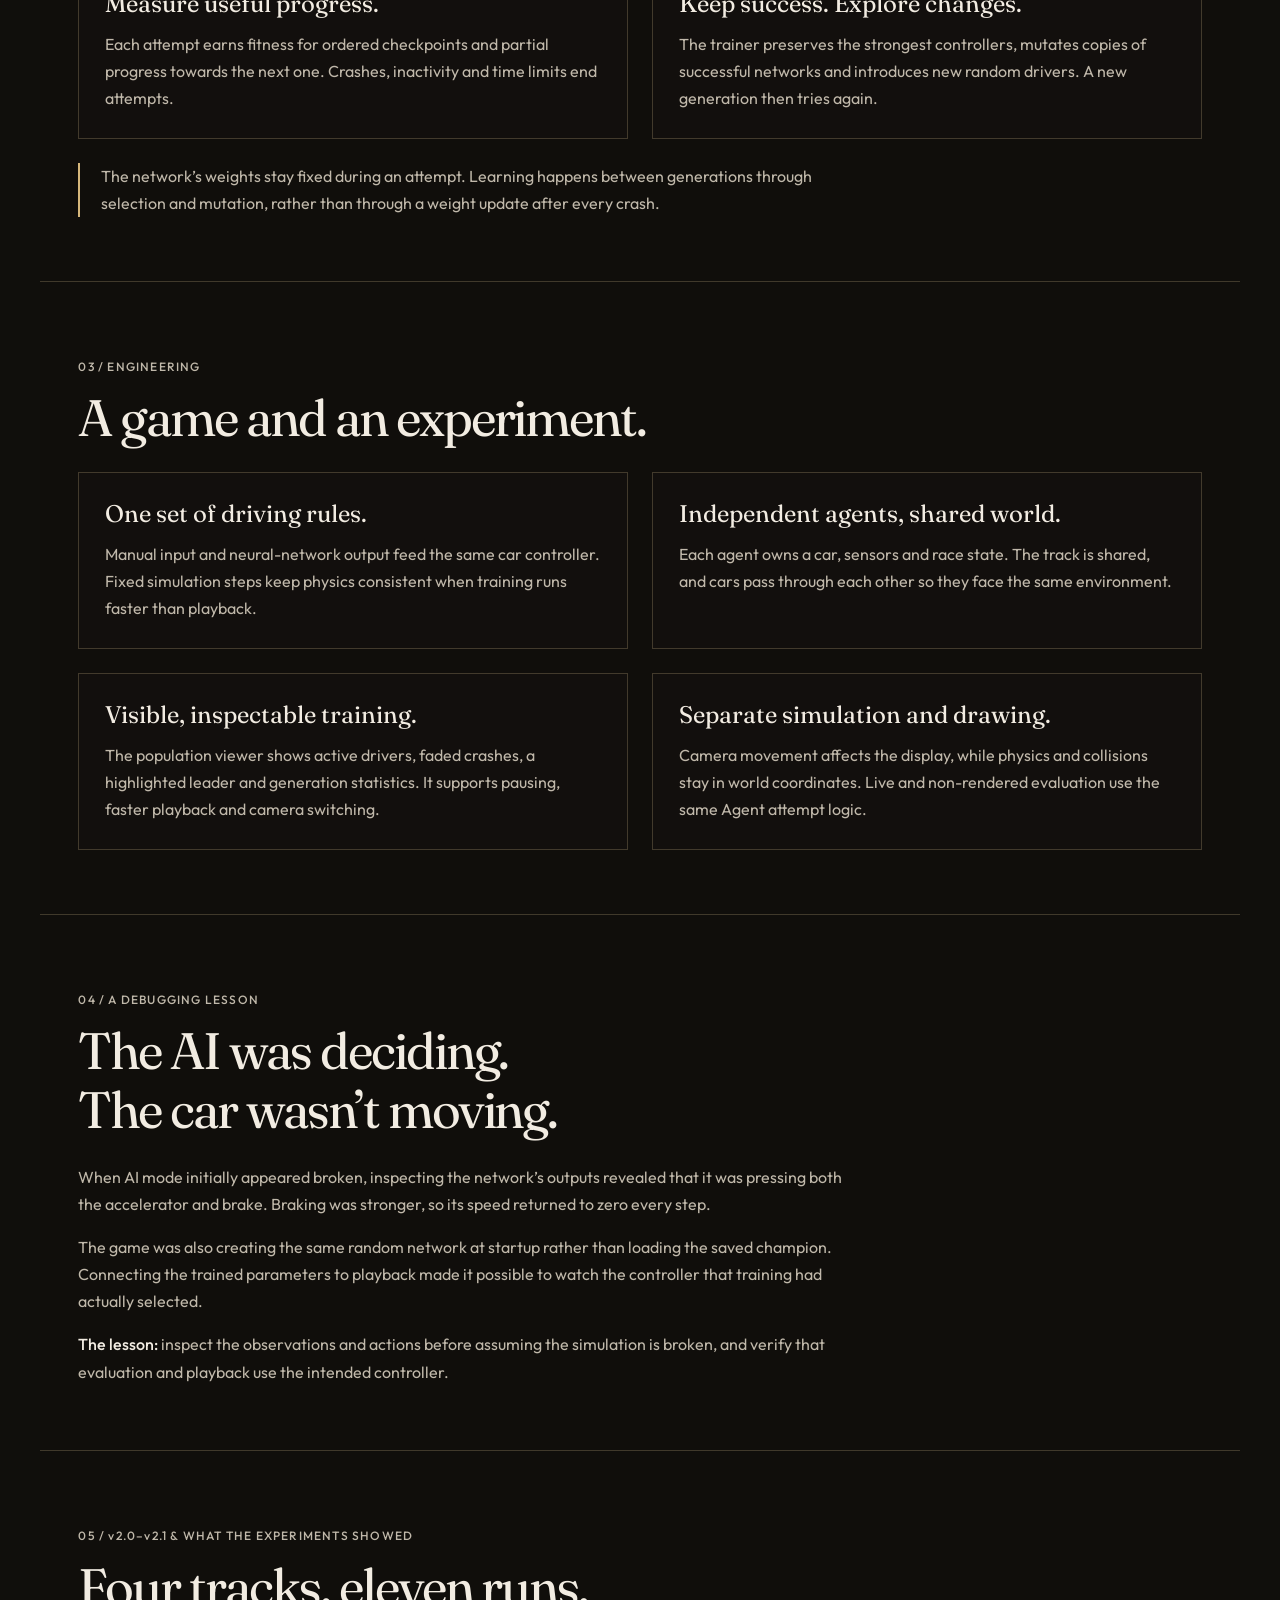
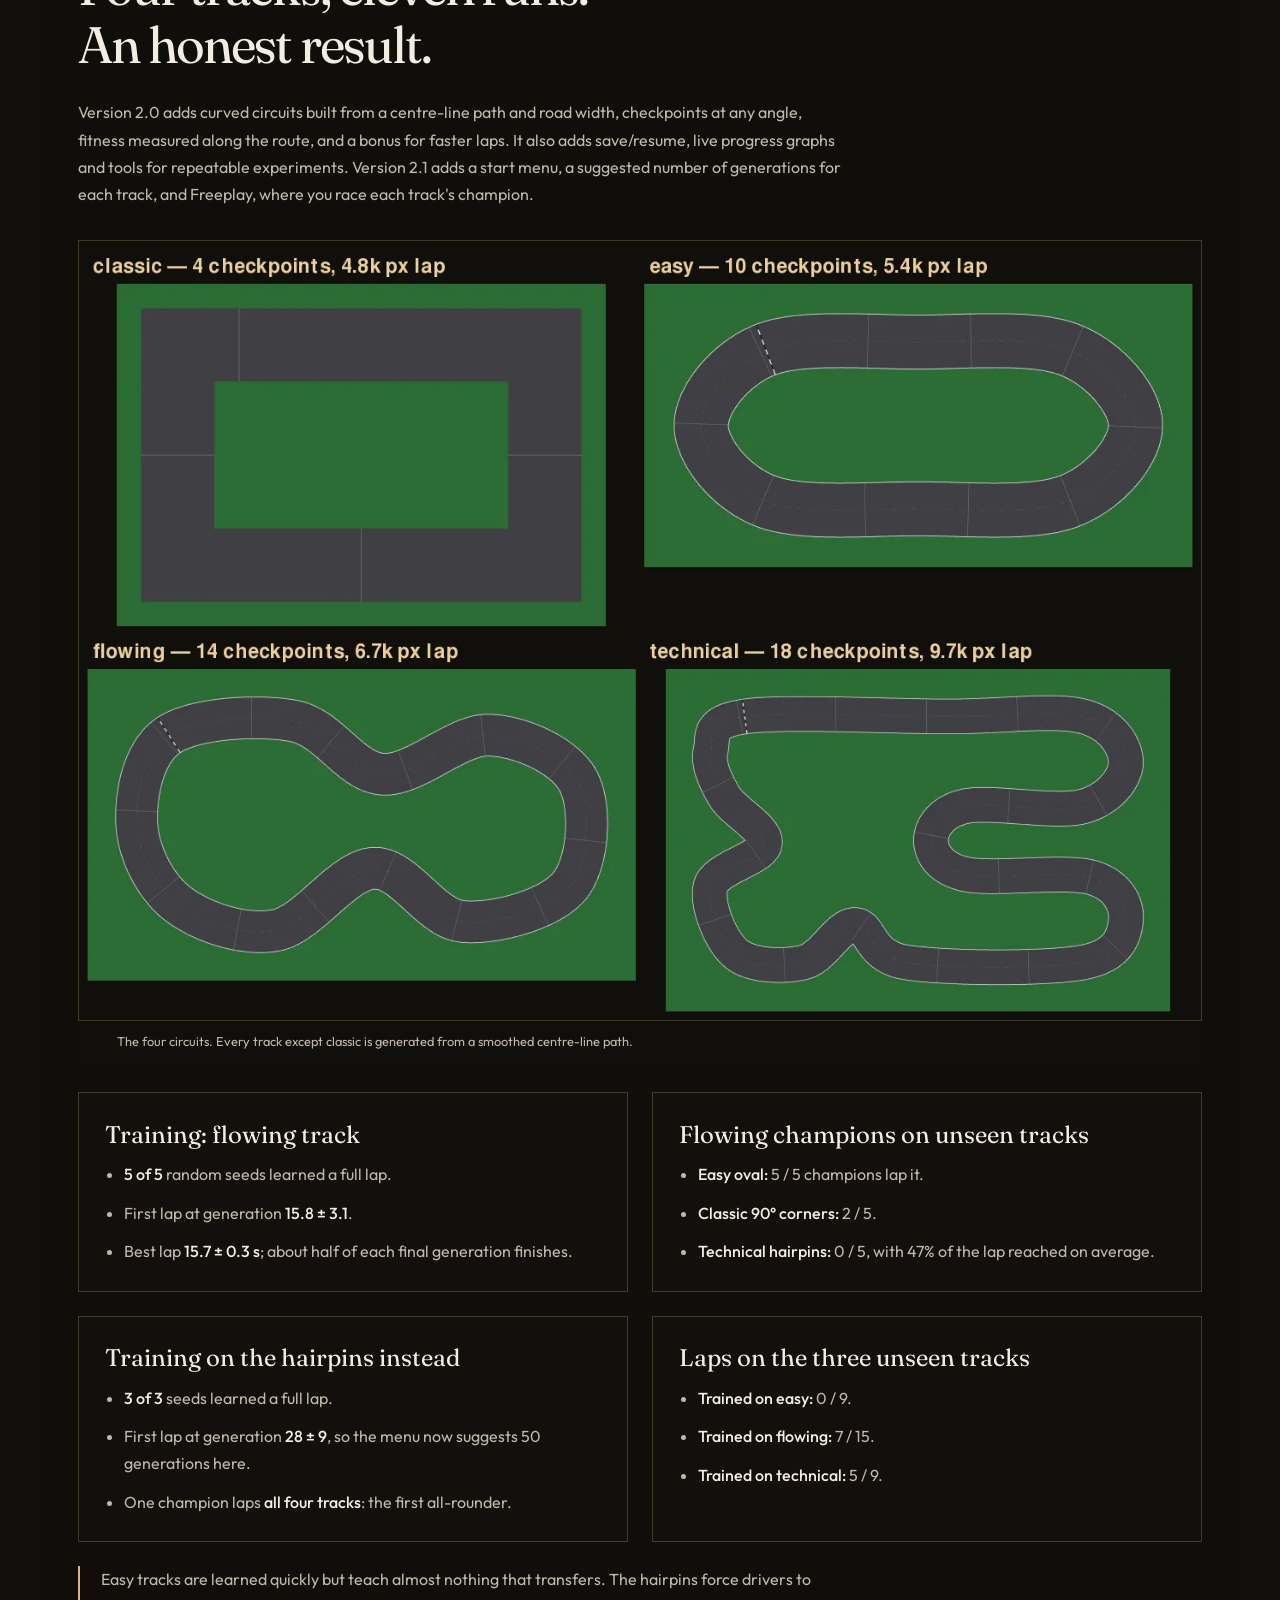
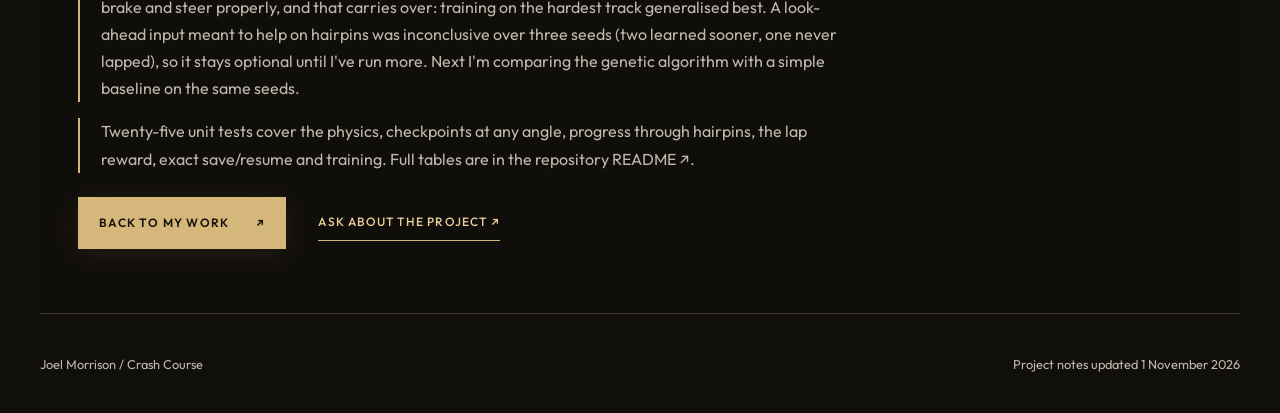
<file: ai-racing.html>
<!doctype html>
<html lang="en">
<head>
  <meta charset="utf-8">
  <title>Crash Course — Joel Morrison</title>
  <meta name="robots" content="noindex">
  <link rel="canonical" href="https://joelmorrison121-cpu.github.io/crash-course.html">
  <meta http-equiv="refresh" content="0; url=crash-course.html">
  <script>location.replace('crash-course.html' + location.hash);</script>
</head>
<body style="background:#100f0c;color:#f2ece2;font-family:system-ui,sans-serif">
  <p>AI Racer is now <a href="crash-course.html" style="color:#eed09a">Crash Course</a>.</p>
</body>
</html>
</file>
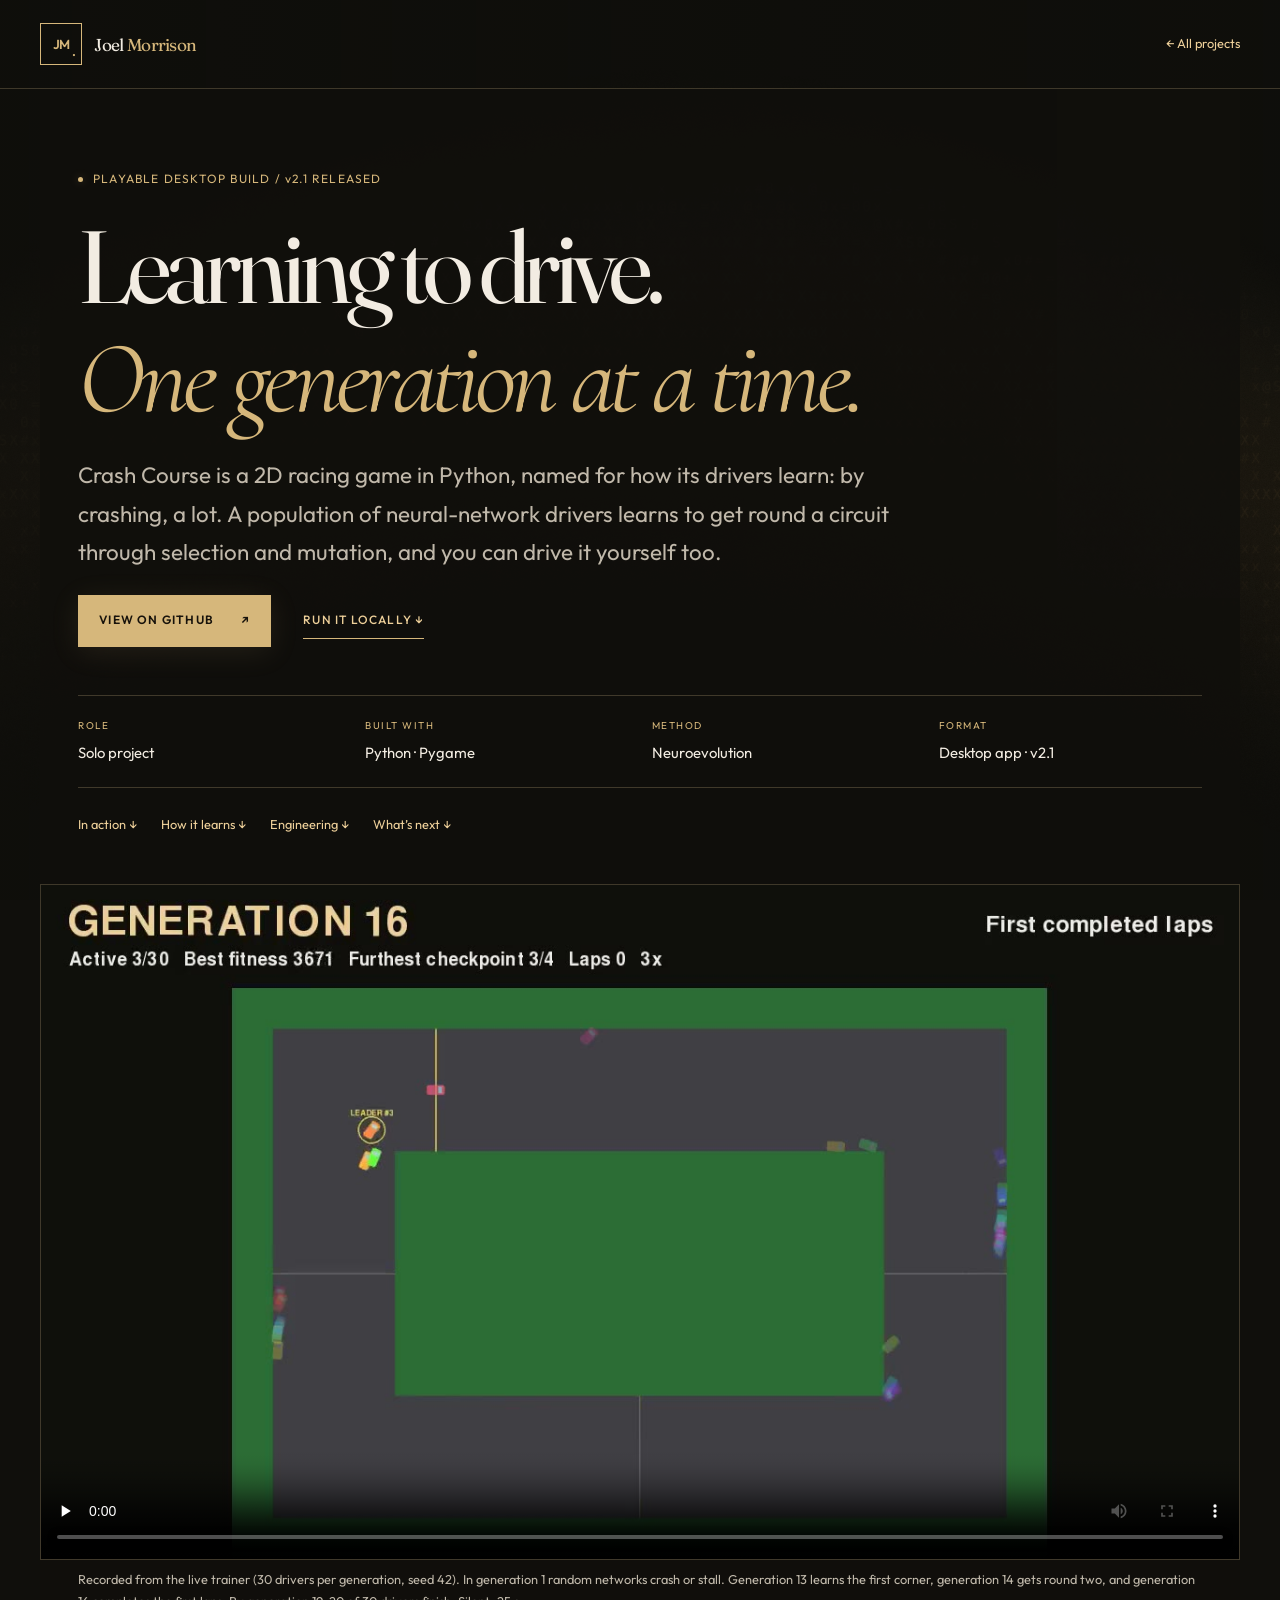
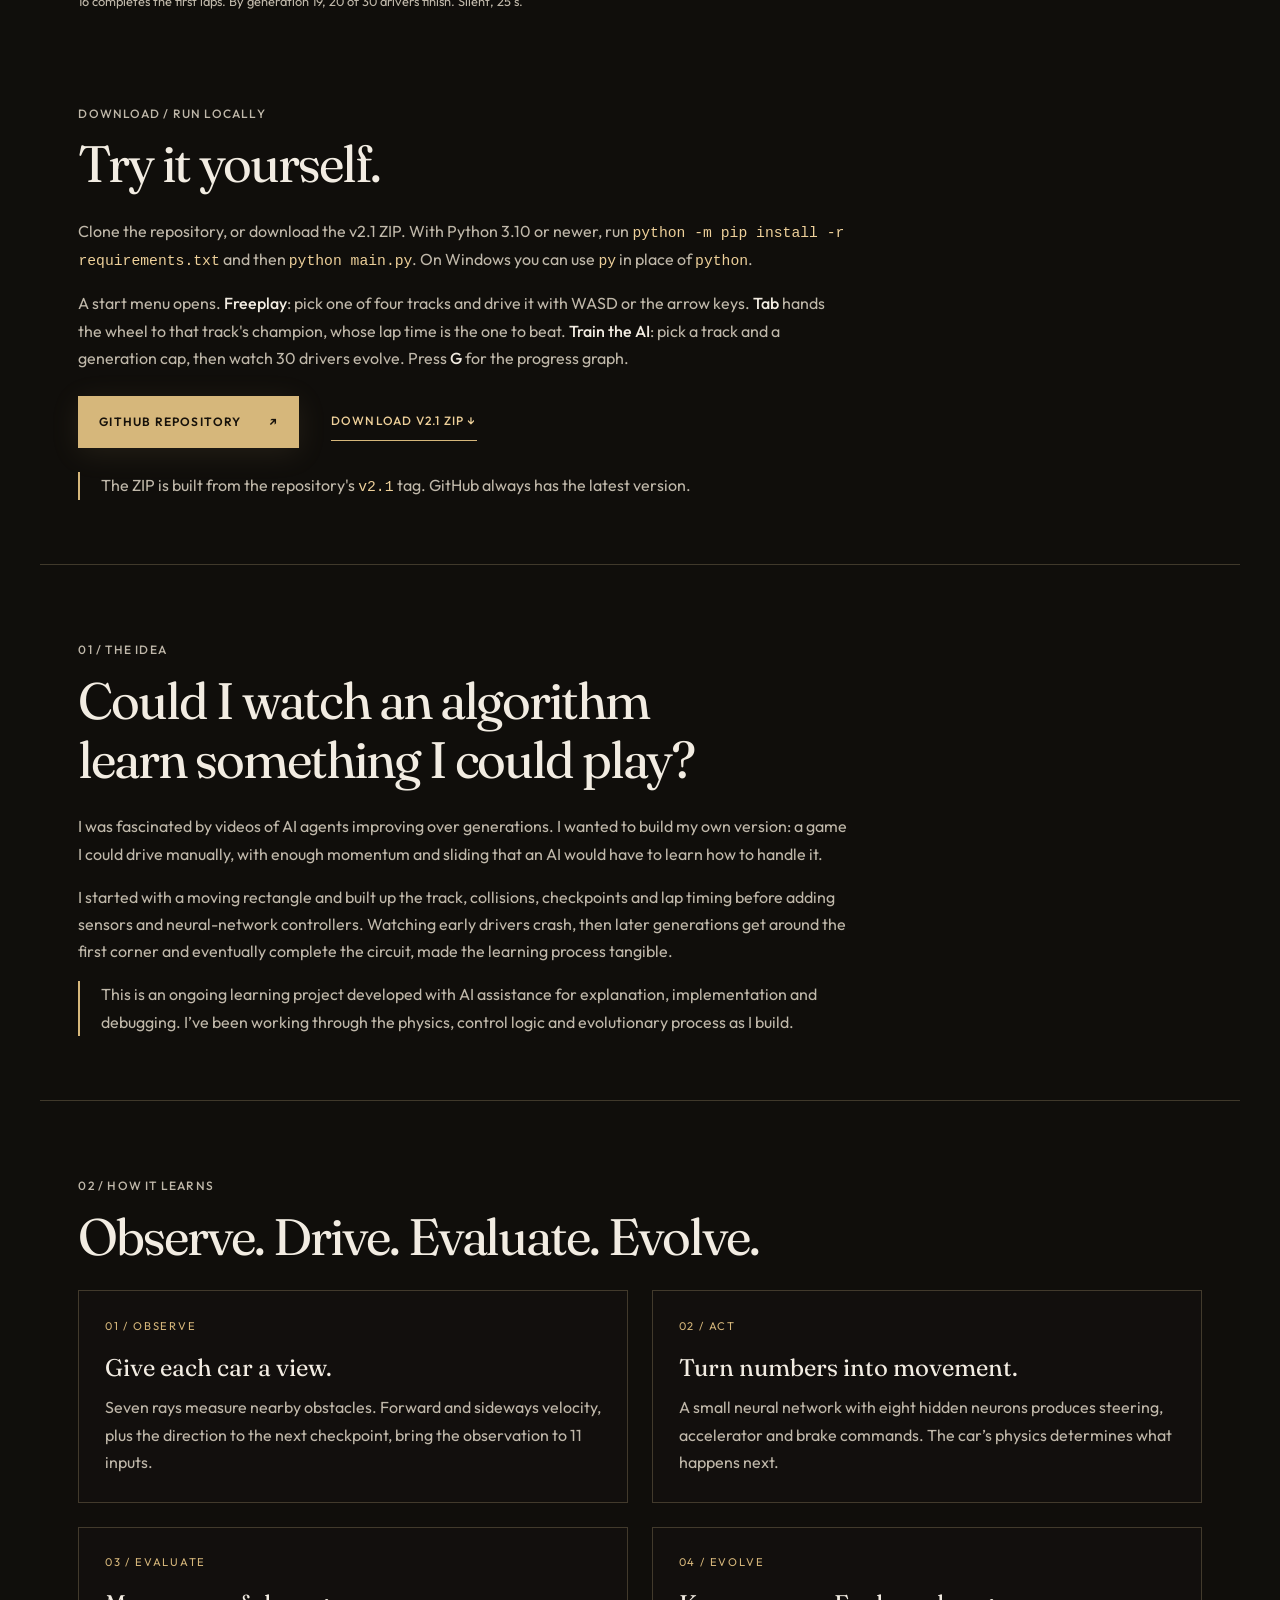
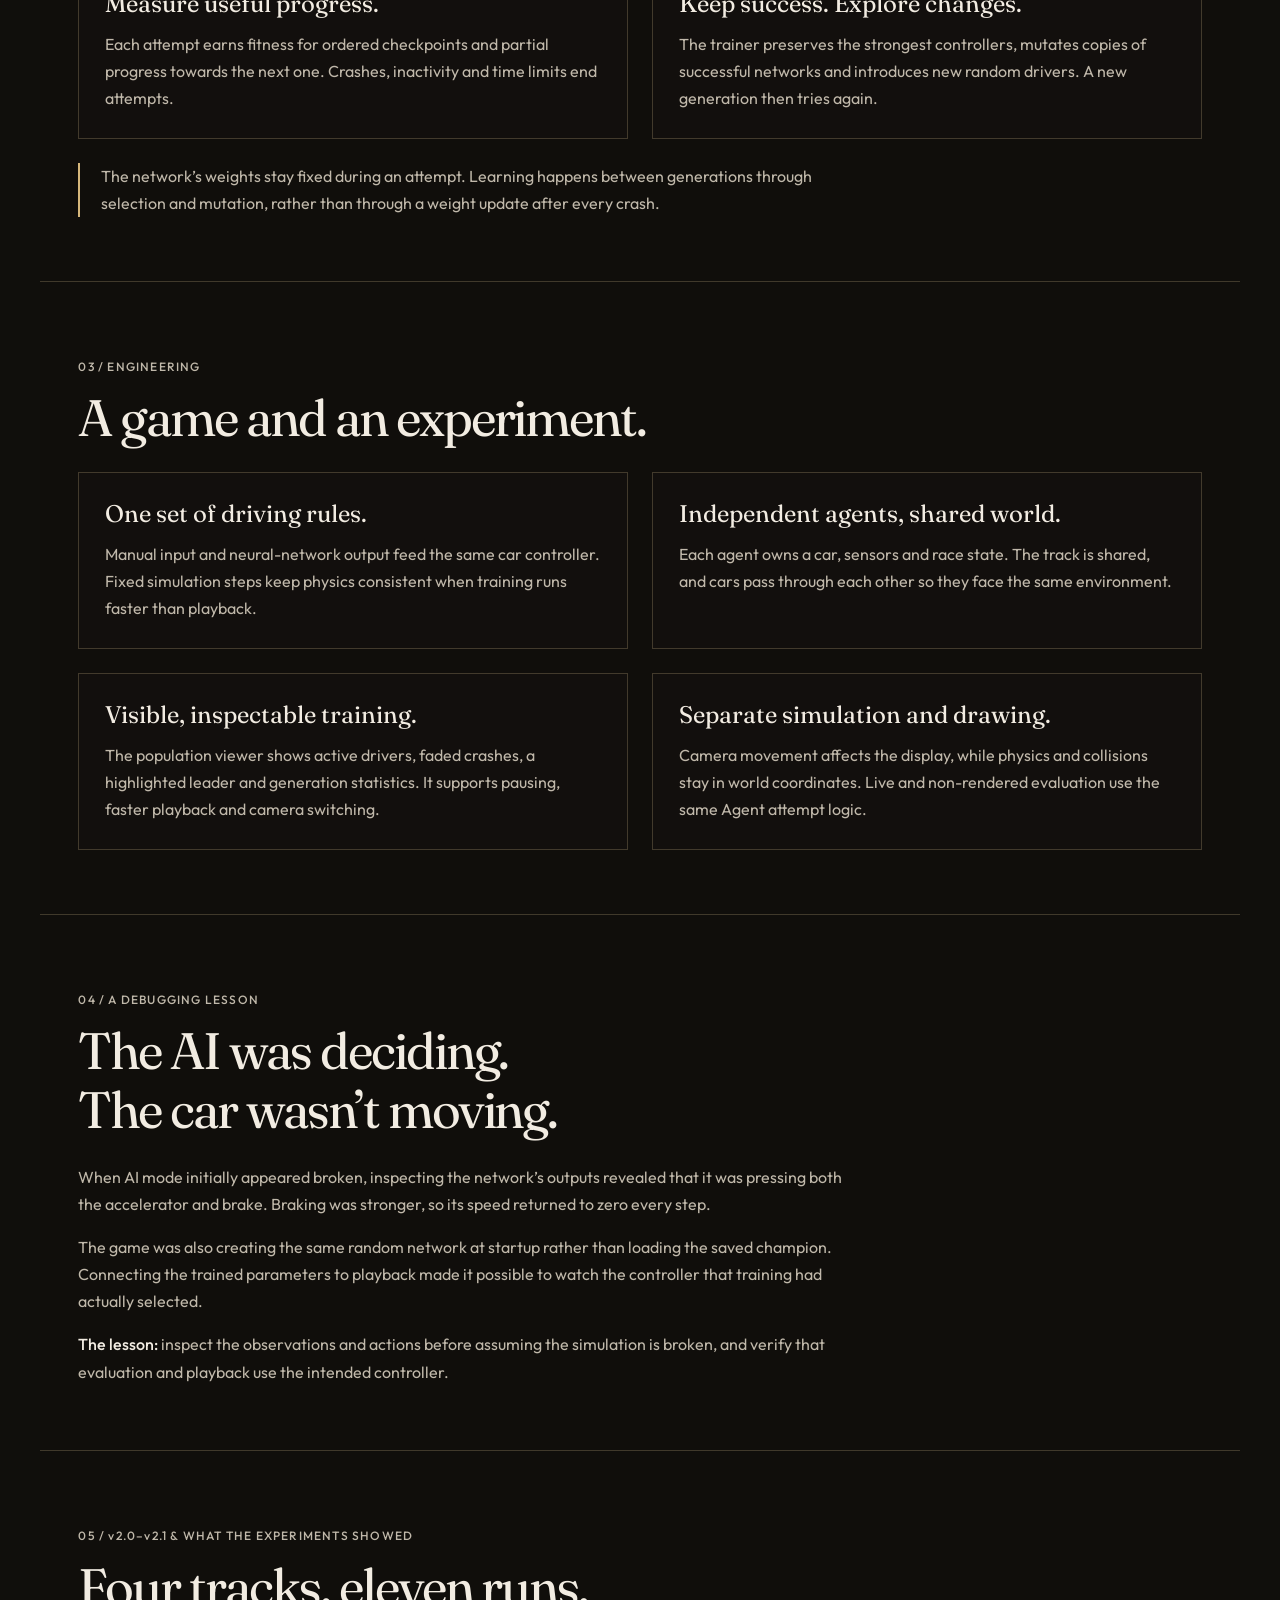
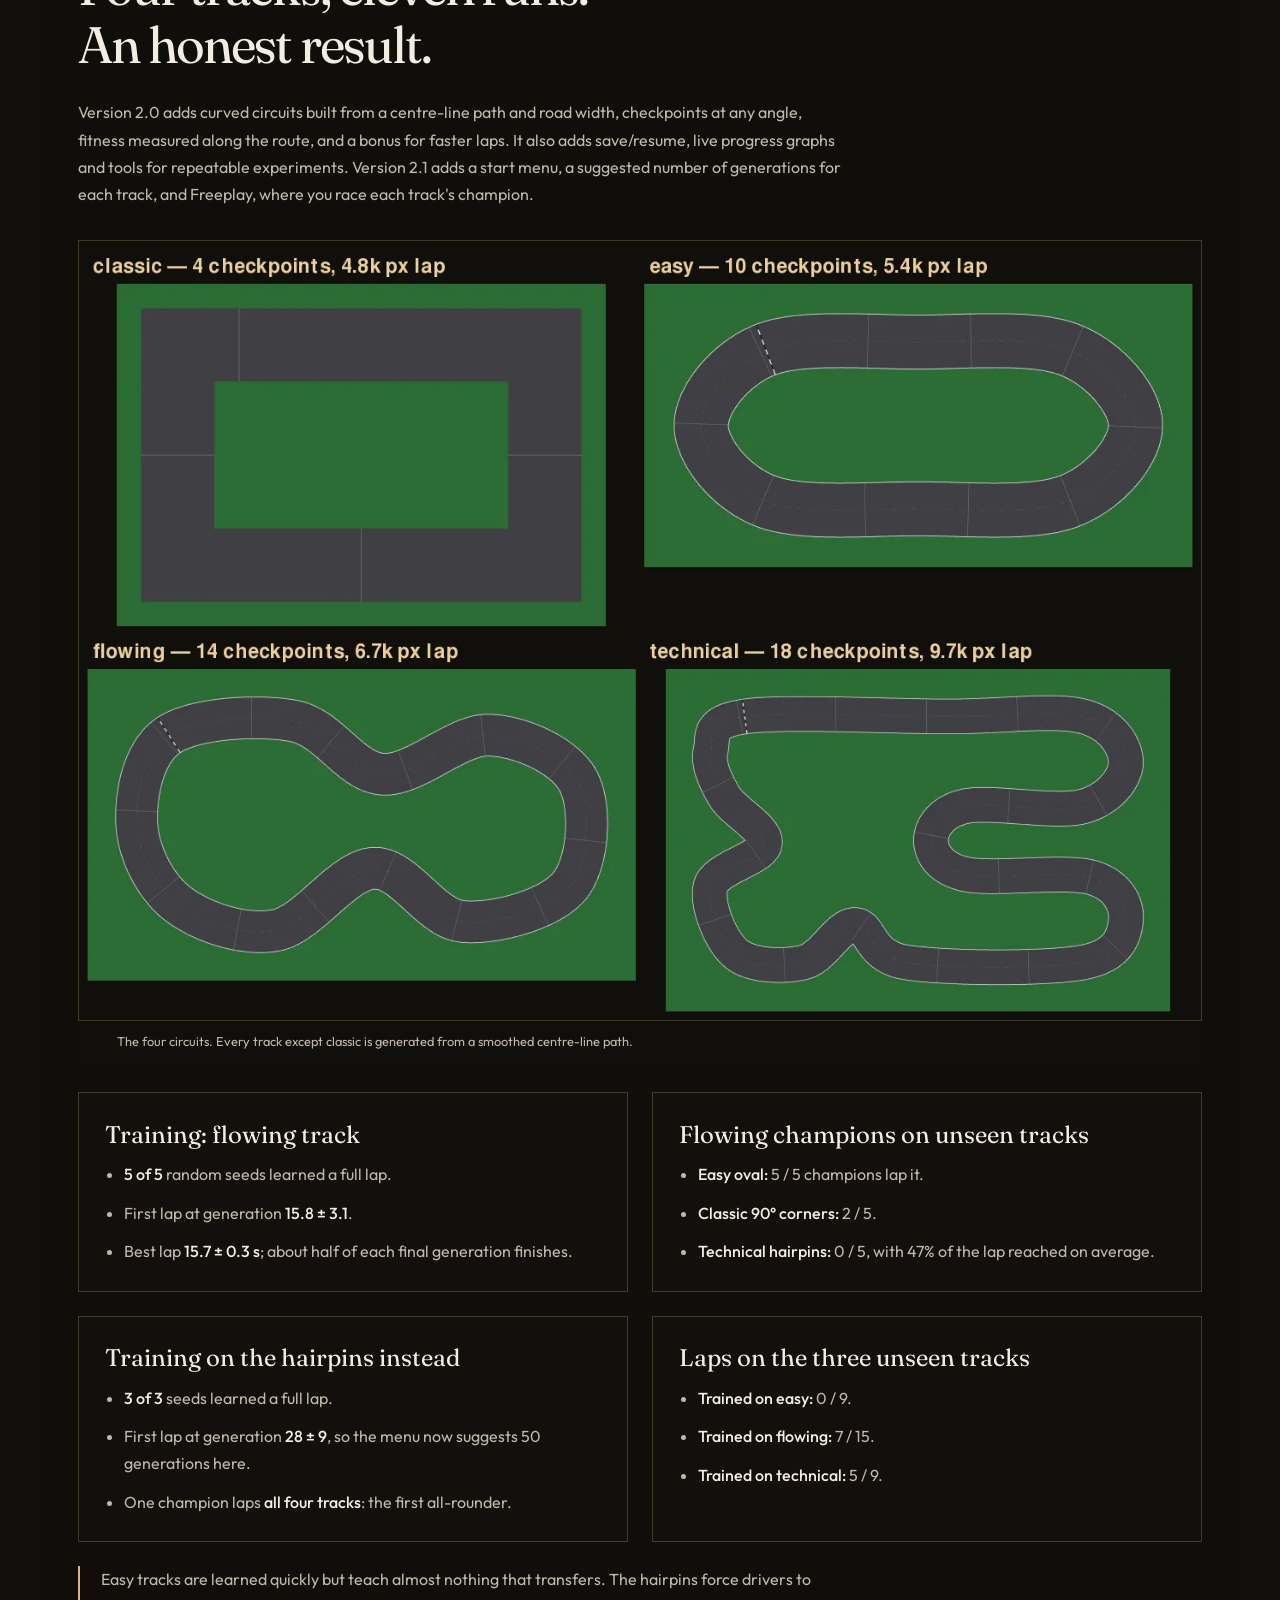
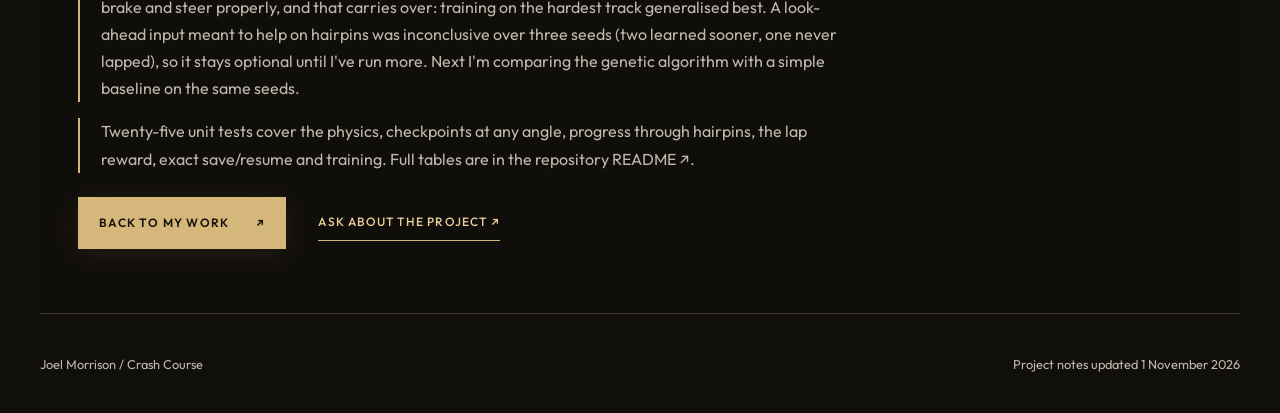
<file: crash-course.html>
<!doctype html>
<html lang="en">
<head>
  <meta charset="utf-8">
  <meta name="viewport" content="width=device-width, initial-scale=1">
  <meta name="theme-color" content="#100f0c">
  <title>Crash Course — Joel Morrison</title>
  <meta name="description" content="A Python racing game where neural-network drivers learn four circuits through neuroevolution, tested across five random seeds and unseen tracks. A project by Joel Morrison.">
  <link rel="canonical" href="https://joelmorrison121-cpu.github.io/crash-course.html">
  <meta property="og:type" content="website">
  <meta property="og:title" content="Crash Course — Joel Morrison">
  <meta property="og:description" content="Neural-network drivers that learn to race by neuroevolution. Tested over 11 training runs: drivers trained on the hardest track generalised best.">
  <meta property="og:url" content="https://joelmorrison121-cpu.github.io/crash-course.html">
  <meta property="og:image" content="https://joelmorrison121-cpu.github.io/crash-course-og.png">
  <meta property="og:image:width" content="1200">
  <meta property="og:image:height" content="627">
  <meta name="twitter:card" content="summary_large_image">
  <link rel="icon" type="image/svg+xml" href="favicon.svg">
  <link rel="preconnect" href="https://fonts.googleapis.com">
  <link rel="preconnect" href="https://fonts.gstatic.com" crossorigin>
  <link href="https://fonts.googleapis.com/css2?family=Cormorant+Garamond:ital,wght@0,500;1,500&family=Fraunces:opsz,wght@9..144,400;9..144,500&family=Outfit:wght@400;500;600&display=swap" rel="stylesheet">
  <link rel="stylesheet" href="styles.css">
  <link rel="stylesheet" href="projects.css">
  <script src="gradient-ascii.js" defer></script>
  <script src="main.js" defer></script>
  <script src="effects.js" defer></script>
</head>
<body class="case-page">
  <div id="ascii-root" aria-hidden="true"></div>
  <a class="skip-link" href="#main">Skip to content</a>
  <header class="case-header"><div class="wrap">
    <a class="wordmark" href="index.html" aria-label="Joel Morrison, home"><span class="wordmark-mark" aria-hidden="true">JM<span>.</span></span><span>Joel <em>Morrison</em></span></a>
    <a href="index.html#projects">← All projects</a>
  </div></header>
  <main class="wrap" id="main">
    <section class="case-hero" aria-labelledby="project-title">
      <p class="project-state"><span class="state-dot" aria-hidden="true"></span> PLAYABLE DESKTOP BUILD / v2.1 RELEASED</p>
      <h1 id="project-title">Learning to drive.<br><em>One generation at a time.</em></h1>
      <p class="case-lede">Crash Course is a 2D racing game in Python, named for how its drivers learn: by crashing, a lot. A population of neural-network drivers learns to get round a circuit through selection and mutation, and you can drive it yourself too.</p>
      <div class="hero-actions"><a class="button button-primary" href="https://github.com/joelmorrison121-cpu/crash-course" target="_blank" rel="noopener noreferrer">View on GitHub <span aria-hidden="true">↗</span></a><a class="text-link" href="#run-locally">Run it locally ↓</a></div>
      <dl class="case-facts">
        <div><dt>Role</dt><dd>Solo project</dd></div>
        <div><dt>Built with</dt><dd>Python · Pygame</dd></div>
        <div><dt>Method</dt><dd>Neuroevolution</dd></div>
        <div><dt>Format</dt><dd>Desktop app · v2.1</dd></div>
      </dl>
      <nav class="case-nav" aria-label="Project sections"><a href="#in-action">In action ↓</a><a href="#how-it-works">How it learns ↓</a><a href="#engineering">Engineering ↓</a><a href="#next">What’s next ↓</a></nav>
    </section>
    <figure class="case-figure" id="in-action">
      <video controls preload="none" poster="crash-course-demo-poster.jpg" width="1280" height="720" playsinline><source src="crash-course-demo.mp4" type="video/mp4"><p><a href="crash-course-demo.mp4">Download the training demo (MP4)</a></p></video>
      <figcaption>Recorded from the live trainer (30 drivers per generation, seed 42). In generation 1 random networks crash or stall. Generation 13 learns the first corner, generation 14 gets round two, and generation 16 completes the first laps. By generation 19, 20 of 30 drivers finish. Silent, 25 s.</figcaption>
    </figure>
    <section class="case-section" id="run-locally" aria-labelledby="run-title">
      <p class="section-index">DOWNLOAD / RUN LOCALLY</p>
      <h2 id="run-title">Try it yourself.</h2>
      <p>Clone the repository, or download the v2.1 ZIP. With Python 3.10 or newer, run <code>python -m pip install -r requirements.txt</code> and then <code>python main.py</code>. On Windows you can use <code>py</code> in place of <code>python</code>.</p>
      <p>A start menu opens. <strong>Freeplay</strong>: pick one of four tracks and drive it with WASD or the arrow keys. <strong>Tab</strong> hands the wheel to that track's champion, whose lap time is the one to beat. <strong>Train the AI</strong>: pick a track and a generation cap, then watch 30 drivers evolve. Press <strong>G</strong> for the progress graph.</p>
      <div class="hero-actions"><a class="button button-primary" href="https://github.com/joelmorrison121-cpu/crash-course" target="_blank" rel="noopener noreferrer">GitHub repository <span aria-hidden="true">↗</span></a><a class="text-link" href="crash-course-source.zip" download>Download v2.1 ZIP ↓</a></div>
      <p class="case-note">The ZIP is built from the repository's <code>v2.1</code> tag. GitHub always has the latest version.</p>
    </section>
    <section class="case-section" aria-labelledby="idea-title">
      <p class="section-index">01 / THE IDEA</p>
      <h2 id="idea-title">Could I watch an algorithm<br>learn something I could play?</h2>
      <p>I was fascinated by videos of AI agents improving over generations. I wanted to build my own version: a game I could drive manually, with enough momentum and sliding that an AI would have to learn how to handle it.</p>
      <p>I started with a moving rectangle and built up the track, collisions, checkpoints and lap timing before adding sensors and neural-network controllers. Watching early drivers crash, then later generations get around the first corner and eventually complete the circuit, made the learning process tangible.</p>
      <p class="case-note">This is an ongoing learning project developed with AI assistance for explanation, implementation and debugging. I’ve been working through the physics, control logic and evolutionary process as I build.</p>
    </section>
    <section class="case-section" id="how-it-works" aria-labelledby="learning-title">
      <p class="section-index">02 / HOW IT LEARNS</p>
      <h2 id="learning-title">Observe. Drive. Evaluate. Evolve.</h2>
      <div class="case-grid">
        <article class="case-box"><span class="step-index">01 / OBSERVE</span><h3>Give each car a view.</h3><p>Seven rays measure nearby obstacles. Forward and sideways velocity, plus the direction to the next checkpoint, bring the observation to 11 inputs.</p></article>
        <article class="case-box"><span class="step-index">02 / ACT</span><h3>Turn numbers into movement.</h3><p>A small neural network with eight hidden neurons produces steering, accelerator and brake commands. The car’s physics determines what happens next.</p></article>
        <article class="case-box"><span class="step-index">03 / EVALUATE</span><h3>Measure useful progress.</h3><p>Each attempt earns fitness for ordered checkpoints and partial progress towards the next one. Crashes, inactivity and time limits end attempts.</p></article>
        <article class="case-box"><span class="step-index">04 / EVOLVE</span><h3>Keep success. Explore changes.</h3><p>The trainer preserves the strongest controllers, mutates copies of successful networks and introduces new random drivers. A new generation then tries again.</p></article>
      </div>
      <p class="case-note">The network’s weights stay fixed during an attempt. Learning happens between generations through selection and mutation, rather than through a weight update after every crash.</p>
    </section>
    <section class="case-section" id="engineering" aria-labelledby="engineering-title">
      <p class="section-index">03 / ENGINEERING</p>
      <h2 id="engineering-title">A game and an experiment.</h2>
      <div class="case-grid">
        <article class="case-box"><h3>One set of driving rules.</h3><p>Manual input and neural-network output feed the same car controller. Fixed simulation steps keep physics consistent when training runs faster than playback.</p></article>
        <article class="case-box"><h3>Independent agents, shared world.</h3><p>Each agent owns a car, sensors and race state. The track is shared, and cars pass through each other so they face the same environment.</p></article>
        <article class="case-box"><h3>Visible, inspectable training.</h3><p>The population viewer shows active drivers, faded crashes, a highlighted leader and generation statistics. It supports pausing, faster playback and camera switching.</p></article>
        <article class="case-box"><h3>Separate simulation and drawing.</h3><p>Camera movement affects the display, while physics and collisions stay in world coordinates. Live and non-rendered evaluation use the same Agent attempt logic.</p></article>
      </div>
    </section>
    <section class="case-section" aria-labelledby="debug-title">
      <p class="section-index">04 / A DEBUGGING LESSON</p>
      <h2 id="debug-title">The AI was deciding.<br>The car wasn’t moving.</h2>
      <p>When AI mode initially appeared broken, inspecting the network’s outputs revealed that it was pressing both the accelerator and brake. Braking was stronger, so its speed returned to zero every step.</p>
      <p>The game was also creating the same random network at startup rather than loading the saved champion. Connecting the trained parameters to playback made it possible to watch the controller that training had actually selected.</p>
      <p><strong>The lesson:</strong> inspect the observations and actions before assuming the simulation is broken, and verify that evaluation and playback use the intended controller.</p>
    </section>
    <section class="case-section" id="next" aria-labelledby="next-title">
      <p class="section-index">05 / v2.0–v2.1 &amp; WHAT THE EXPERIMENTS SHOWED</p>
      <h2 id="next-title">Four tracks, eleven runs.<br>An honest result.</h2>
      <p>Version 2.0 adds curved circuits built from a centre-line path and road width, checkpoints at any angle, fitness measured along the route, and a bonus for faster laps. It also adds save/resume, live progress graphs and tools for repeatable experiments. Version 2.1 adds a start menu, a suggested number of generations for each track, and Freeplay, where you race each track's champion.</p>
      <figure class="case-figure"><img src="crash-course-tracks.webp" width="1310" height="910" loading="lazy" alt="The four Crash Course circuits: classic rectangle, easy oval, flowing S-bends and a technical track with hairpins."><figcaption>The four circuits. Every track except classic is generated from a smoothed centre-line path.</figcaption></figure>
      <div class="case-grid">
        <article class="case-box"><h3>Training: flowing track</h3><ul class="case-list"><li><strong>5 of 5</strong> random seeds learned a full lap.</li><li>First lap at generation <strong>15.8 ± 3.1</strong>.</li><li>Best lap <strong>15.7 ± 0.3 s</strong>; about half of each final generation finishes.</li></ul></article>
        <article class="case-box"><h3>Flowing champions on unseen tracks</h3><ul class="case-list"><li><strong>Easy oval:</strong> 5 / 5 champions lap it.</li><li><strong>Classic 90° corners:</strong> 2 / 5.</li><li><strong>Technical hairpins:</strong> 0 / 5, with 47% of the lap reached on average.</li></ul></article>
        <article class="case-box"><h3>Training on the hairpins instead</h3><ul class="case-list"><li><strong>3 of 3</strong> seeds learned a full lap.</li><li>First lap at generation <strong>28 ± 9</strong>, so the menu now suggests 50 generations here.</li><li>One champion laps <strong>all four tracks</strong>: the first all-rounder.</li></ul></article>
        <article class="case-box"><h3>Laps on the three unseen tracks</h3><ul class="case-list"><li><strong>Trained on easy:</strong> 0 / 9.</li><li><strong>Trained on flowing:</strong> 7 / 15.</li><li><strong>Trained on technical:</strong> 5 / 9.</li></ul></article>
      </div>
      <p class="case-note">Easy tracks are learned quickly but teach almost nothing that transfers. The hairpins force drivers to brake and steer properly, and that carries over: training on the hardest track generalised best. A look-ahead input meant to help on hairpins was inconclusive over three seeds (two learned sooner, one never lapped), so it stays optional until I've run more. Next I'm comparing the genetic algorithm with a simple baseline on the same seeds.</p>
      <p class="case-note">Twenty-five unit tests cover the physics, checkpoints at any angle, progress through hairpins, the lap reward, exact save/resume and training. Full tables are in the <a href="https://github.com/joelmorrison121-cpu/crash-course#results-at-a-glance" target="_blank" rel="noopener noreferrer">repository README ↗</a>.</p>
      <div class="hero-actions"><a class="button button-primary" href="index.html#projects">Back to my work <span aria-hidden="true">↗</span></a><a class="text-link" href="mailto:joelmorrison121@gmail.com">Ask about the project ↗</a></div>
    </section>
  </main>
  <footer class="case-footer wrap"><p>Joel Morrison / Crash Course</p><p>Project notes updated <time datetime="2026-11-01">1 November 2026</time></p></footer>
</body>
</html>
</file>
<file: styles.css>
/* Joel Morrison — plain static portfolio. No preprocessing required.
   Edit the design tokens below to change the entire site's palette. */

:root {
  color-scheme: dark;
  --bg: #100f0c;
  --paper: #f3eee5;
  --ink: #f2ece2;
  --muted: #c0b8aa;
  --brass: #d6b77b;
  --brass-light: #eed09a;
  --line: rgba(238, 208, 154, 0.22);
  --font-display: "Cormorant Garamond", Georgia, serif;
  --font-head: "Fraunces", Georgia, serif;
  --font-body: "Outfit", system-ui, sans-serif;
  --ease: cubic-bezier(0.22, 1, 0.36, 1);
}

/* Reset and common typography */
*, *::before, *::after { box-sizing: border-box; }
html { scroll-behavior: smooth; scroll-padding-top: 6rem; }
body { margin: 0; min-width: 320px; background: var(--bg); color: var(--ink); font: 400 1rem/1.7 var(--font-body); overflow-x: clip; }
h1, h2, h3, p, dl, dd, ul, ol { margin: 0; }
ul, ol { padding: 0; list-style: none; }
a { color: inherit; text-decoration: none; }
button, summary { font: inherit; }
button { cursor: pointer; }
h1, h2, h3 { font-weight: 400; }
h2, h3 { font-family: var(--font-head); }
em { font-style: italic; font-weight: 400; }
::selection { background: var(--brass); color: var(--bg); }
:focus-visible { outline: 2px solid var(--brass-light); outline-offset: 5px; }
[hidden] { display: none !important; }
.wrap { width: min(100% - 5rem, 1240px); margin-inline: auto; }
.sr-only { position: absolute; width: 1px; height: 1px; padding: 0; margin: -1px; overflow: hidden; clip: rect(0, 0, 0, 0); white-space: nowrap; border: 0; }
.skip-link { position: fixed; top: -6rem; left: 1rem; z-index: 300; padding: 0.65rem 1rem; background: var(--brass-light); color: #17120b; font-weight: 600; }
.skip-link:focus { top: 1rem; }

/* The full-document GradientASCII field uses original warm ink/brown/brass tones; dark scrims protect copy.
   A static gradient remains visible without JavaScript or WebGL2. */
#ascii-root { position: fixed; inset: 0; z-index: 0; pointer-events: none; overflow: hidden; background: radial-gradient(ellipse at 65% 25%, #51402a, #100f0c 78%); }
/* Keep the main hero's upper edge quieter; the Crash Course page retains the full field. */

/* The renderer supplies its own gradient. Do not add a smooth CSS wash underneath
   its transparent characters; the renderer's fallback handles WebGL failure. */
#ascii-root:has(> .gradient-ascii-canvas) { background: var(--bg); }
#ascii-root::after { content: ""; position: absolute; inset: 0; background: linear-gradient(90deg, rgba(16, 15, 12, 0.3), rgba(16, 15, 12, 0.02) 90%); }
#ascii-root canvas { display: block; width: 100%; height: 100%; }
#click-spark-canvas { position: fixed; inset: 0; width: 100%; height: 100%; z-index: 250; pointer-events: none; }
main, .site-footer { position: relative; z-index: 1; }
body.menu-open { overflow: hidden; }

/* Identity and fallback navigation */
.wordmark { display: inline-flex; align-items: center; gap: 0.8rem; white-space: nowrap; font: 400 1.08rem var(--font-head); letter-spacing: -0.04em; }
.wordmark em { font-style: normal; color: var(--brass); }
.wordmark-mark { position: relative; display: grid; place-items: center; width: 2.6rem; height: 2.6rem; border: 1px solid var(--brass); color: var(--brass); font: 600 0.82rem var(--font-body); letter-spacing: -0.1em; }
.wordmark-mark > span { position: absolute; right: 0.35rem; bottom: 0.35rem; line-height: 1; }
.site-header { position: relative; z-index: 90; background: rgba(16, 15, 12, 0.85); border-bottom: 1px solid var(--line); }
.header-inner { min-height: 5.5rem; display: flex; align-items: center; justify-content: space-between; gap: 1rem; }
.desktop-nav { display: flex; gap: 1.4rem; }
.desktop-nav a { color: var(--muted); font-size: 0.73rem; letter-spacing: 0.12em; text-transform: uppercase; }
.desktop-nav a:hover { color: var(--brass-light); }
.mobile-nav { display: none; }
.menu-enhanced .site-header { display: none; }

/* Staggered menu: native transitions reproduce the supplied layered timeline. */
.staggered-menu-wrapper { position: fixed; inset: 0; z-index: 100; pointer-events: none; }
.staggered-menu-header { position: absolute; inset: 0 0 auto; height: 5.5rem; padding: 0 max(2.5rem, calc((100vw - 1240px) / 2)); display: flex; align-items: center; justify-content: space-between; gap: 1rem; z-index: 20; border-bottom: 1px solid var(--line); background: rgba(16, 15, 12, 0.78); backdrop-filter: none; transition: background 0.35s, border-color 0.35s; }
.staggered-menu-header > a, .staggered-menu-header > button { pointer-events: auto; }
.header-context { font-size: 0.62rem; letter-spacing: 0.2em; color: var(--muted); }
.header-context > span { margin-left: 1.4rem; color: var(--brass); }
.sm-toggle { display: flex; align-items: center; gap: 0.75rem; padding: 0.6rem 0; border: 0; background: none; color: var(--ink); font: 500 0.76rem/1 var(--font-body); letter-spacing: 0.15em; text-transform: uppercase; transition: color 0.3s 0.2s; }
.sm-toggle-text { overflow: hidden; height: 1em; width: 3.7rem; }
.sm-toggle-text-inner { display: flex; flex-direction: column; transition: transform 0.75s var(--ease); }
.sm-toggle-text-inner > span { height: 1em; }
.sm-toggle-icon { position: relative; width: 17px; height: 17px; transition: transform 0.8s var(--ease); }
.sm-toggle-icon i { position: absolute; top: 50%; left: 0; height: 1px; width: 100%; background: currentColor; }
.sm-toggle-icon i:last-child { transform: rotate(90deg); }
.menu-scrim { position: absolute; inset: 0; background: rgba(8, 7, 5, 0.48); opacity: 0; transition: opacity 0.35s; pointer-events: none; }
.sm-prelayers, .staggered-menu-panel { position: absolute; inset: 0 0 0 auto; width: min(570px, 46vw); }
.sm-prelayers { z-index: 5; }
.sm-prelayers > span { position: absolute; inset: 0; transform: translateX(105%); background: #51402a; transition: transform 0.36s cubic-bezier(0.64, 0, 0.78, 0); }
.sm-prelayers > span:nth-child(2) { background: #a17a3d; }
.sm-prelayers > span:nth-child(3) { background: var(--brass); }
.staggered-menu-panel { z-index: 10; overflow-y: auto; padding: 8rem 3rem 2.5rem; background: var(--paper); color: #241d13; transform: translateX(105%); transition: transform 0.36s cubic-bezier(0.64, 0, 0.78, 0); pointer-events: none; }
.sm-panel-inner { display: flex; flex-direction: column; min-height: 100%; gap: 2rem; }
.sm-panel-title { display: flex; justify-content: space-between; border-bottom: 1px solid rgba(36, 29, 19, 0.23); padding-bottom: 1rem; font-size: 0.7rem; letter-spacing: 0.18em; text-transform: uppercase; color: #725531; }
.sm-panel-title > span { font-size: 1.4rem; line-height: 0.7; }
.sm-panel-list { display: flex; flex-direction: column; gap: 0.25rem; }
.sm-panel-list > li { overflow: hidden; }
.sm-panel-item { display: flex; align-items: baseline; justify-content: space-between; padding: 0.12em 0; font: 500 clamp(3rem, 5.5vw, 4.8rem)/1.08 var(--font-display); letter-spacing: -0.045em; }
.sm-panel-item-label { display: inline-block; transform: translateY(140%) rotate(10deg); transform-origin: left bottom; transition: transform 0.2s; }
.sm-panel-number { font: 500 0.68rem var(--font-body); letter-spacing: 0.1em; color: #725531; opacity: 0; transition: opacity 0.2s; }
.sm-panel-item:hover { color: #876333; }
.sm-panel-item:focus-visible, .sm-socials a:focus-visible { outline-color: #725531; outline-offset: -2px; }
.sm-socials { margin-top: auto; padding-top: 1.5rem; border-top: 1px solid rgba(36, 29, 19, 0.23); opacity: 0; transform: translateY(20px); transition: opacity 0.2s, transform 0.2s; }
.sm-socials-title { font-size: 0.64rem; letter-spacing: 0.12em; text-transform: uppercase; color: #725531; }
.sm-socials ul { display: flex; flex-wrap: wrap; gap: 1.3rem; margin-top: 1.2rem; font-size: 0.9rem; }
.sm-socials a:hover { color: #876333; }
.sm-signature { margin-top: 2.5rem; font: 400 1.1rem var(--font-display); }
.sm-signature > span { font: 400 0.7rem var(--font-body); color: #725531; }

/* Open and closed timelines are intentionally different, and safely reversible. */
[data-open="true"] .menu-scrim { opacity: 1; pointer-events: auto; }
[data-open="true"] .sm-prelayers > span { transform: translateX(0); transition: transform 0.62s var(--ease); }
[data-open="true"] .sm-prelayers > span:nth-child(2) { transition-delay: 0.07s; }
[data-open="true"] .sm-prelayers > span:nth-child(3) { transition-delay: 0.14s; }
[data-open="true"] .staggered-menu-panel { transform: translateX(0); transition: transform 0.72s var(--ease) 0.22s; pointer-events: auto; }
[data-open="true"] .sm-panel-item-label { transform: translateY(0) rotate(0); transition: transform 1s var(--ease); }
[data-open="true"] .sm-panel-list > li:nth-child(1) .sm-panel-item-label { transition-delay: 0.32s; }
[data-open="true"] .sm-panel-list > li:nth-child(2) .sm-panel-item-label { transition-delay: 0.42s; }
[data-open="true"] .sm-panel-list > li:nth-child(3) .sm-panel-item-label { transition-delay: 0.52s; }
[data-open="true"] .sm-panel-list > li:nth-child(4) .sm-panel-item-label { transition-delay: 0.62s; }
[data-open="true"] .sm-panel-list > li:nth-child(5) .sm-panel-item-label { transition-delay: 0.72s; }
[data-open="true"] .sm-panel-number { opacity: 1; transition: opacity 0.7s 0.6s; }
[data-open="true"] .sm-socials { opacity: 1; transform: translateY(0); transition: opacity 0.7s 0.56s, transform 0.8s var(--ease) 0.56s; }
[data-open="true"] .sm-toggle-text-inner { transform: translateY(-50%); }
[data-open="true"] .sm-toggle-icon { transform: rotate(225deg); }
[data-open="true"] .sm-toggle { color: #241d13; }
[data-open="true"] .staggered-menu-header { background: transparent; backdrop-filter: none; border-color: transparent; }
[data-open="true"] .header-context { opacity: 0; }

/* Hero: spacious asymmetry, a real serif name, technical details and archive art. */
.hero { min-height: max(800px, 100svh); display: flex; flex-direction: column; justify-content: space-between; padding-top: 9.5rem; padding-bottom: 2.1rem; }
.hero-topline { display: flex; align-items: center; justify-content: space-between; gap: 1rem; }
.eyebrow { display: flex; align-items: center; gap: 0.8rem; color: var(--brass-light); font-size: 0.68rem; font-weight: 500; letter-spacing: 0.17em; text-transform: uppercase; }
.eyebrow-line { display: block; width: 2.3rem; height: 1px; background: var(--brass); }
.hero-coordinate { color: var(--muted); font: 400 0.6rem ui-monospace, monospace; letter-spacing: 0.15em; }
.hero-layout { display: grid; grid-template-columns: minmax(0, 1.8fr) minmax(220px, 0.7fr); align-items: center; gap: 2rem; margin-top: 2.7rem; }
.tech-heading { max-width: none; font: 500 clamp(6.8rem, 13.5vw, 13.4rem)/0.83 var(--font-display); letter-spacing: -0.062em; }
.hero-name-line { position: relative; display: block; width: fit-content; max-width: 100%; padding-bottom: 0.035em; }
.hero-name-line.last { color: var(--brass-light); padding-top: 0.04em; }
.name-fallback { white-space: nowrap; }
.name-period { color: var(--brass); }
.tech-glyph { position: relative; display: inline; transition: color 0.3s, -webkit-text-stroke 0.3s; }
.tech-glyph.is-outlined { color: transparent; -webkit-text-stroke: 1px var(--brass-light); }
.tech-name-canvas { position: absolute; inset: 0; width: 100%; height: 100%; pointer-events: none; overflow: visible; }
.hero-meta { margin-top: 1.6rem; min-height: 1.5em; color: var(--brass); font-size: 0.67rem; letter-spacing: 0.16em; text-transform: uppercase; }
.type-slot { display: inline-block; min-height: 1.5em; white-space: nowrap; }
.eyebrow .type-slot { min-width: 21ch; }
.hero-meta .type-slot { min-width: 30ch; }
.type-cursor { margin-left: 0.12em; animation: cursor-blink 0.9s steps(2, start) infinite; }
@keyframes cursor-blink { to { visibility: hidden; } }
.hero-subline { margin-top: 1.8rem; font: 400 clamp(1.45rem, 2.4vw, 2.1rem)/1.3 var(--font-head); letter-spacing: -0.035em; }
.hero-subline em { color: var(--brass-light); }
.hero-description { margin-top: 1rem; max-width: 40ch; font-size: 0.95rem; line-height: 1.65; color: var(--muted); }
.hero-actions { display: flex; flex-wrap: wrap; align-items: center; gap: 2rem; margin-top: 2rem; }
.button { display: inline-flex; align-items: center; gap: 1.7rem; min-height: 3.25rem; padding: 0.8rem 1.3rem; font-size: 0.68rem; letter-spacing: 0.15em; font-weight: 600; text-transform: uppercase; transition: transform 0.3s var(--ease), background 0.3s, box-shadow 0.3s; }
.button-primary { background: var(--brass); color: #17120b; box-shadow: 0 5px 30px rgba(214, 183, 123, 0.1); }
.button:hover { transform: translateY(-3px); background: var(--brass-light); box-shadow: 0 8px 40px rgba(214, 183, 123, 0.2); }
.text-link { padding: 0.5rem 0; border-bottom: 1px solid var(--brass); color: var(--brass-light); font-size: 0.68rem; font-weight: 500; letter-spacing: 0.13em; text-transform: uppercase; }
.text-link > span { display: inline-block; margin-left: 0.6rem; transition: transform 0.3s; }
.text-link:hover > span { transform: translate(3px, -3px); }
.hero-aside { display: flex; flex-direction: column; gap: 3rem; align-items: center; }
.folder-scene { position: relative; width: 100%; min-height: 300px; display: flex; flex-direction: column; justify-content: center; align-items: center; }
.orbit { position: absolute; width: 275px; height: 275px; border: 1px solid rgba(214, 183, 123, 0.22); border-radius: 50%; pointer-events: none; }
.orbit-two { width: 230px; height: 230px; border-style: dashed; opacity: 0.65; }
.orbit-one::before { content: ""; position: absolute; top: 22%; left: 9%; width: 5px; height: 5px; background: var(--brass-light); border-radius: 50%; box-shadow: 0 0 15px var(--brass); }
.folder-annotation { position: absolute; top: 0; right: 0; color: var(--brass); font: 400 0.55rem/1.6 ui-monospace, monospace; letter-spacing: 0.1em; text-align: right; }
.folder { position: relative; width: 170px; z-index: 2; margin-top: 1.5rem; }
.folder summary { display: block; cursor: pointer; list-style: none; outline-offset: 12px; }
.folder summary::-webkit-details-marker { display: none; }
.folder-back { position: relative; display: block; width: 170px; height: 126px; border-radius: 3px 10px 10px 10px; background: #8e7346; transform: rotate(-9deg); filter: drop-shadow(0 22px 22px rgba(0, 0, 0, 0.48)); transition: transform 0.5s var(--ease); }
.folder-tab { position: absolute; left: 0; bottom: calc(100% - 1px); height: 17px; width: 63px; border-radius: 5px 7px 0 0; background: #8e7346; }
.folder-sheet { position: absolute; left: 14%; bottom: 24%; width: 74%; height: 90%; border-radius: 4px; background: #e1d4b9; border: 1px solid rgba(25, 20, 13, 0.18); transform-origin: bottom center; transition: transform 0.45s var(--ease); }
.sheet-two { background: #f2e9d9; transform: rotate(7deg); }
.sheet-three { background: #cbc2ae; transform: rotate(-7deg); }
.folder-sheet::before { content: ""; position: absolute; top: 22%; left: 18%; width: 53%; height: 2px; background: rgba(33, 28, 19, 0.25); box-shadow: 0 10px rgba(33, 28, 19, 0.18), 0 20px rgba(33, 28, 19, 0.13); }
.folder-front { position: absolute; inset: 23% 0 0; border-radius: 5px 5px 10px 10px; background: linear-gradient(145deg, #e6c58a, #b89557 78%); box-shadow: inset 0 2px rgba(255, 255, 255, 0.3); }
.folder-front > span { display: flex; justify-content: space-between; position: absolute; left: 15px; right: 15px; bottom: 17px; color: #594222; font-size: 0.52rem; font-weight: 600; letter-spacing: 0.17em; }
.folder:hover .folder-back, .folder[open] .folder-back { transform: rotate(-3deg) translateY(-10px); }
.folder:hover .sheet-two, .folder[open] .sheet-two { transform: rotate(12deg) translate(9px, -14px); }
.folder:hover .sheet-three, .folder[open] .sheet-three { transform: rotate(-14deg) translate(-7px, -11px); }
.folder-contents { position: absolute; top: 90%; left: 50%; width: 200px; transform: translateX(-50%); padding: 0.7rem; background: var(--paper); color: #251c11; border: 1px solid #a88c59; box-shadow: 0 12px 25px rgba(0, 0, 0, 0.42); }
.folder-contents a { display: block; padding: 0.5rem; font-size: 0.78rem; }
.folder-contents a:hover { background: #e7d6b7; }
.folder-caption { position: absolute; bottom: -0.5rem; color: var(--muted); font-size: 0.57rem; letter-spacing: 0.17em; }
.folder-caption > span { color: var(--brass); margin-right: 0.3rem; }
.hero-note { align-self: stretch; max-width: 290px; margin-inline: auto; padding-top: 1.2rem; border-top: 1px solid var(--line); }
.note-index { font-size: 0.59rem; color: var(--brass); letter-spacing: 0.17em; }
.hero-note p { margin-top: 0.7rem; font: 400 clamp(1.3rem, 2.1vw, 1.9rem)/1.3 var(--font-display); }
.hero-note em { color: var(--brass-light); }
.hero-bottomline { display: flex; align-items: end; justify-content: space-between; gap: 1rem; margin-top: 3rem; }
.scroll-cue { display: flex; align-items: center; gap: 0.8rem; font-size: 0.58rem; letter-spacing: 0.15em; text-transform: uppercase; color: var(--muted); }
.scroll-rule { height: 2rem; width: 1px; background: linear-gradient(transparent, var(--brass)); }
.interaction-note, .edition-label { font-size: 0.53rem; letter-spacing: 0.12em; color: var(--muted); }
.edition-label { color: var(--brass); }
.discipline-ribbon { border-block: 1px solid var(--line); background: rgba(12, 11, 8, 0.38); }
.discipline-ribbon .wrap { display: flex; align-items: center; justify-content: space-between; gap: 1rem; min-height: 5rem; }
.discipline-ribbon span { font-size: 0.8rem; letter-spacing: 0.19em; color: var(--brass-light); }
.discipline-ribbon span:nth-child(even) { font-size: 1.5rem; color: var(--brass); }

/* All sections are transparent: ASCII is the full-document backdrop.
   Only local reading surfaces get a translucent dark fill. */
.section { padding-block: clamp(5rem, 8vw, 8rem); scroll-margin-top: 4.5rem; border-bottom: 1px solid var(--line); background: transparent; }
.about-copy, .project-details, .skills-grid article, .experience-item {
  backdrop-filter: none;
  -webkit-backdrop-filter: none;
}
.section-heading { display: grid; grid-template-columns: 24% minmax(0, 1fr); gap: 2rem; margin-bottom: 3.5rem; }
.section-index { padding-top: 0.7rem; color: var(--brass); font-size: 0.62rem; font-weight: 500; letter-spacing: 0.15em; }
.section-index > span { margin-right: 0.4rem; font: italic 400 2.3rem/1 var(--font-display); letter-spacing: -0.03em; vertical-align: middle; }
h2 { font-size: clamp(2.8rem, 5.1vw, 5.3rem); line-height: 1.05; letter-spacing: -0.055em; }
h2 em { color: var(--brass-light); font-family: var(--font-display); font-size: 1.13em; letter-spacing: -0.035em; }
.heading-intro { max-width: 55ch; margin-top: 1.3rem; color: var(--muted); font-size: 0.97rem; }
.about-grid { display: grid; grid-template-columns: minmax(0, 1.5fr) minmax(200px, 0.65fr); gap: 3rem; padding-left: calc(24% + 2rem); }
.about-copy { padding: 1.5rem 1.8rem; background: rgba(12, 11, 8, 0.55); border-left: 1px solid rgba(214, 183, 123, 0.4); }
.about-copy p { color: var(--muted); font-size: 0.93rem; line-height: 1.85; margin-top: 1.2rem; }
.about-copy p:first-child { margin: 0; }
.about-copy .large-copy { color: var(--ink); font-size: 1.25rem; line-height: 1.65; }
.about-copy strong { color: var(--brass-light); font-weight: 500; }
.facts > div { padding: 0.85rem 0; border-bottom: 1px solid var(--line); }
.facts > div:first-child { border-top: 1px solid var(--line); }
.facts dt { color: var(--brass); font-size: 0.58rem; letter-spacing: 0.16em; text-transform: uppercase; }
.facts dd { margin-top: 0.25rem; font-size: 0.87rem; }

/* Project display: transparent warm drafting surface and offset paper mockup. */
.featured-project { display: grid; grid-template-columns: 1.15fr 1fr; min-height: 480px; border: 1px solid rgba(214, 183, 123, 0.36); box-shadow: 0 25px 70px rgba(0, 0, 0, 0.2); transition: border-color 0.4s; }
.featured-project:hover { border-color: rgba(238, 208, 154, 0.7); }
.project-art { display: flex; flex-direction: column; justify-content: space-between; min-height: 480px; padding: 1.8rem 2rem; overflow: hidden; background: linear-gradient(135deg, rgba(96, 76, 38, 0.44), rgba(14, 12, 8, 0.45)); background-image: linear-gradient(135deg, rgba(96, 76, 38, 0.44), rgba(14, 12, 8, 0.45)), linear-gradient(rgba(214, 183, 123, 0.05) 1px, transparent 1px), linear-gradient(90deg, rgba(214, 183, 123, 0.05) 1px, transparent 1px); background-size: auto, 32px 32px, 32px 32px; }
.art-topline, .art-bottomline { display: flex; justify-content: space-between; align-items: center; gap: 1rem; color: var(--brass-light); font-size: 0.6rem; letter-spacing: 0.18em; }
.art-bottomline > span { font-size: 2rem; line-height: 1; }
.quiz-window { position: relative; width: min(88%, 400px); margin: 1.8rem auto; background: var(--paper); color: #242019; border: 1px solid #b39b72; box-shadow: 24px 28px 45px rgba(0, 0, 0, 0.35); transform: rotate(-5deg); transition: transform 0.6s var(--ease); }
.featured-project:hover .quiz-window { transform: rotate(-2deg) translateY(-7px); }
.quiz-window-head { display: flex; justify-content: space-between; padding: 0.6rem 1rem; border-bottom: 1px solid #d0c4b1; font-size: 0.56rem; letter-spacing: 0.15em; }
.quiz-window-body { padding: 1.8rem 1.7rem 2rem; }
.quiz-progress { color: #80663d; font-size: 0.55rem; letter-spacing: 0.16em; }
.quiz-window-body p { margin: 1rem 0 1.6rem; font: 400 clamp(1.8rem, 3vw, 2.7rem)/1.1 var(--font-head); letter-spacing: -0.05em; }
.quiz-window-body p em { color: #917041; }
.quiz-answer { display: flex; justify-content: space-between; gap: 0.8rem; padding: 0.75rem; border: 1px solid #ac8b58; background: #e4d8c2; font-size: 0.62rem; }
.quiz-answer + .quiz-answer { margin-top: 0.5rem; }
.muted-answer { background: transparent; border-color: #d3c8b6; }
.project-details { display: flex; flex-direction: column; align-items: start; padding: 2.5rem 3rem; background: rgba(12, 11, 8, 0.66); }
.project-state { display: flex; align-items: center; gap: 0.6rem; color: var(--brass); font-size: 0.62rem; letter-spacing: 0.15em; }
.state-dot { width: 5px; height: 5px; border-radius: 50%; background: var(--brass); box-shadow: 0 0 10px rgba(214, 183, 123, 0.3); }
.project-number { margin-top: auto; padding-top: 2rem; color: var(--muted); font-size: 0.58rem; letter-spacing: 0.15em; }
.project-details h3 { font-size: clamp(3rem, 5vw, 5rem); letter-spacing: -0.06em; line-height: 1.2; margin-top: 0.5rem; }
.title-period { color: var(--brass); }
.project-description { margin-top: 1rem; max-width: 42ch; color: var(--muted); font-size: 0.93rem; line-height: 1.8; }
.tag-list { display: flex; flex-wrap: wrap; gap: 0.5rem; margin-top: 1.7rem; }
.tag-list li { padding: 0.25rem 0.5rem; border: 1px solid rgba(214, 183, 123, 0.3); font-size: 0.6rem; letter-spacing: 0.1em; text-transform: uppercase; color: var(--brass-light); }
.project-note { border-top: 1px solid var(--line); padding-top: 1rem; margin-top: 1.5rem; color: var(--muted); font-size: 0.75rem; }
.project-endnote { display: flex; align-items: center; justify-content: space-between; gap: 1rem; padding: 1.8rem 0; }
.project-endnote > span { color: var(--brass); font-size: 0.6rem; letter-spacing: 0.15em; }
.project-endnote p { color: var(--muted); font-size: 0.84rem; }
.project-endnote > span:last-child { font-size: 1.3rem; }

/* Toolkit and experience: a change of scale, not another generic card grid. */
.skills-grid { display: grid; grid-template-columns: repeat(3, minmax(0, 1fr)); border: 1px solid var(--line); }
.skills-grid article { padding: 1.6rem 1.9rem 2.4rem; border-right: 1px solid var(--line); background: rgba(12, 11, 8, 0.45); transition: background 0.3s; }
.skills-grid article:last-child { border: 0; }
.skills-grid article:hover { background: rgba(80, 64, 33, 0.32); }
.skill-top { display: flex; align-items: center; justify-content: space-between; gap: 1rem; }
.skill-index { color: var(--brass); font-size: 0.57rem; letter-spacing: 0.15em; }
.skill-symbol { color: var(--brass); font: 400 2rem var(--font-display); opacity: 0.85; }
.skills-grid h3 { margin-top: 2.4rem; font-size: 1.6rem; letter-spacing: -0.04em; }
.skills-grid p { color: var(--muted); margin-top: 0.8rem; max-width: 30ch; font-size: 0.86rem; line-height: 1.9; }
.experience-list { border-top: 1px solid var(--line); }
.experience-item { display: grid; grid-template-columns: 24% 1fr 2rem; gap: 2rem; padding: 2rem 0; border-bottom: 1px solid var(--line); background: rgba(12, 11, 8, 0.25); }
.experience-type { font-size: 0.6rem; color: var(--brass); letter-spacing: 0.14em; padding-top: 0.5rem; }
.experience-item h3 { font-size: clamp(1.5rem, 2.6vw, 2.2rem); letter-spacing: -0.04em; line-height: 1.3; }
.experience-item h3 span { color: var(--brass-light); }
.experience-item p { max-width: 60ch; margin-top: 0.8rem; color: var(--muted); font-size: 0.91rem; }
.experience-arrow { color: var(--brass); font-size: 1.5rem; }

/* A luminous, warm-on-dark closing section keeps the ASCII field visible. */
.contact-wrap { display: grid; grid-template-columns: 24% minmax(0, 1fr); gap: 2rem; }
.contact-flower { display: block; margin-top: 2.5rem; color: var(--brass); font: 400 8rem/1 var(--font-display); opacity: 0.7; }
.contact-kicker { margin-bottom: 1.5rem; color: var(--brass); font-size: 0.6rem; letter-spacing: 0.15em; }
.contact-content h2 { font-size: clamp(3.2rem, 6.4vw, 6.5rem); }
.contact-content > p:not(.contact-kicker) { max-width: 47ch; color: var(--muted); margin-top: 1.8rem; font-size: 0.95rem; }
.contact-methods { width: min(100%, 670px); margin-top: 2.5rem; border-top: 1px solid var(--line); }
.contact-methods a { display: flex; justify-content: space-between; align-items: center; gap: 1rem; padding: 1.2rem 0; border-bottom: 1px solid var(--line); color: var(--ink); font-size: clamp(0.85rem, 1.5vw, 1.15rem); line-height: 1.5; overflow-wrap: anywhere; transition: padding 0.3s var(--ease), background 0.3s; }
.contact-methods a:hover { padding-inline: 0.75rem; background: rgba(214, 183, 123, 0.1); }
.contact-methods a > span:first-child { display: grid; gap: 0.4rem; }
.contact-methods small { color: var(--brass); font-size: 0.56rem; letter-spacing: 0.16em; }
.contact-methods a > span:last-of-type { flex-shrink: 0; font-size: 1.6rem; color: var(--brass-light); }
.site-footer { background: rgba(12, 11, 8, 0.28); }
.footer-inner { display: flex; align-items: center; justify-content: space-between; gap: 1rem; min-height: 6.5rem; }
.footer-brand { color: var(--ink); font: 400 2rem var(--font-head); letter-spacing: -0.1em; }
.footer-brand > span { color: var(--brass); }
.footer-inner p { color: var(--muted); font-size: 0.66rem; }
.footer-location { margin-left: 1rem; }
.back-to-top { color: var(--brass-light); font-size: 0.6rem; text-transform: uppercase; letter-spacing: 0.13em; }

/* Reveal only once; content is visible by default and never depends on a script. */
.reveal-ready { opacity: 0; transform: translateY(20px); }
.reveal-ready.is-visible { opacity: 1; transform: none; transition: opacity 0.8s var(--ease), transform 0.9s var(--ease); }

@media (max-width: 1050px) {
  .hero-layout { grid-template-columns: minmax(0, 1.6fr) minmax(180px, 0.7fr); gap: 1rem; }
  .tech-heading { font-size: 13.5vw; }
  .orbit-one { width: 230px; height: 230px; }
  .orbit-two { width: 200px; height: 200px; }
  .about-grid { padding-left: 0; }
  .project-details { padding: 2rem; }
  .skills-grid article { padding-inline: 1.25rem; }
  .skills-grid h3 { font-size: 1.3rem; }
  .interaction-note { display: none; }
  .header-context { display: none; }
}
@media (max-width: 740px) {
  .wrap { width: min(100% - 2.5rem, 1240px); }
  .header-inner, .staggered-menu-header { min-height: 4.5rem; height: 4.5rem; }
  .staggered-menu-header { padding-inline: 1.25rem; }
  .wordmark { font-size: 0.95rem; gap: 0.6rem; }
  .wordmark-mark { width: 2.2rem; height: 2.2rem; }
  .desktop-nav { display: none; }
  .mobile-nav { display: block; }
  .mobile-nav summary { list-style: none; cursor: pointer; color: var(--brass-light); font-size: 0.8rem; }
  .mobile-nav nav { position: absolute; top: 100%; right: 0; width: min(100vw, 350px); padding: 1rem; background: var(--paper); color: #241d13; }
  .mobile-nav nav a { display: block; padding: 0.5rem; }
  .sm-prelayers, .staggered-menu-panel { width: 100vw; }
  .staggered-menu-panel { padding: 6rem 1.6rem 2rem; }
  .sm-panel-item { font-size: clamp(2.8rem, 11vw, 4rem); }
  .sm-panel-inner { gap: 1.5rem; }
  [data-open="true"] .sm-logo { color: #241d13; }
  [data-open="true"] .sm-logo em, [data-open="true"] .wordmark-mark { color: #725531; }
  [data-open="true"] .wordmark-mark { border-color: #725531; }
  .hero { padding-top: 7.5rem; min-height: auto; padding-bottom: 2rem; }
  .hero-coordinate { font-size: 0.45rem; }
  .hero-layout { display: flex; flex-direction: column; align-items: stretch; gap: 2.8rem; margin-top: 2.4rem; }
  .tech-heading { font-size: 19vw; }
  .hero-meta { font-size: 0.6rem; margin-top: 1.1rem; }
  .hero-subline { font-size: 1.75rem; margin-top: 1.5rem; }
  .hero-description { font-size: 0.9rem; max-width: 40ch; }
  .hero-aside { flex-direction: row; gap: 1.2rem; }
  .folder-scene { width: 52%; min-height: 220px; }
  .folder { transform: scale(0.75); }
  .orbit-one { width: 190px; height: 190px; }
  .orbit-two { width: 160px; height: 160px; }
  .folder-annotation { display: none; }
  .folder-caption { font-size: 0.45rem; bottom: 0.25rem; letter-spacing: 0.08em; }
  .hero-note { width: 48%; align-self: center; margin: 0; }
  .hero-note p { font-size: 1.4rem; }
  .hero-note .note-index { font-size: 0.5rem; letter-spacing: 0.1em; }
  .hero-bottomline { margin-top: 2rem; }
  .discipline-ribbon .wrap { gap: 0.6rem; min-height: 4rem; }
  .discipline-ribbon span { font-size: 0.47rem; letter-spacing: 0.08em; }
  .discipline-ribbon span:nth-child(even) { font-size: 1rem; }
  .section { padding-block: 4.5rem; }
  .section-heading { grid-template-columns: 1fr; gap: 1rem; margin-bottom: 2.5rem; }
  .section-index { padding: 0; }
  .section-index > span { font-size: 1.7rem; }
  h2 { font-size: clamp(2.5rem, 8vw, 3.6rem); }
  .heading-intro { font-size: 0.9rem; }
  .about-grid { grid-template-columns: 1fr; gap: 2rem; }
  .about-copy { padding: 1rem 1.2rem; }
  .about-copy .large-copy { font-size: 1.15rem; }
  .facts { display: grid; grid-template-columns: 1fr 1fr; gap: 0 1.3rem; }
  .facts > div:first-child { border-top: 0; }
  .featured-project { grid-template-columns: 1fr; }
  .project-art { min-height: 390px; padding: 1.4rem; }
  .quiz-window { width: 82%; }
  .project-details { min-height: 370px; padding: 1.6rem; }
  .project-endnote { flex-wrap: wrap; gap: 0.5rem; }
  .project-endnote > span:last-child { display: none; }
  .project-endnote p { width: 100%; font-size: 0.8rem; }
  .skills-grid { grid-template-columns: 1fr; }
  .skills-grid article { border-right: 0; border-bottom: 1px solid var(--line); padding: 1.3rem 1.5rem 1.8rem; }
  .skills-grid h3 { margin-top: 1rem; font-size: 1.6rem; }
  .skills-grid p { max-width: none; }
  .experience-item { grid-template-columns: 1fr 1.5rem; gap: 0.7rem; padding-block: 1.5rem; }
  .experience-type { grid-column: 1 / -1; }
  .contact-wrap { grid-template-columns: 1fr; gap: 1.7rem; }
  .contact-flower { display: none; }
  .contact-content h2 { font-size: clamp(3rem, 10vw, 4rem); }
  .contact-kicker { font-size: 0.52rem; }
  .footer-location { display: none; }
}
@media (max-width: 380px) {
  .hero-coordinate { display: none; }
  .hero-actions { gap: 1.2rem; }
  .hero-note p { font-size: 1.15rem; }
  .orbit-one { width: 155px; height: 155px; }
  .orbit-two { width: 130px; height: 130px; }
  .folder { transform: scale(0.6); }
  .facts { grid-template-columns: 1fr; }
  .quiz-window { width: 95%; }
  .quiz-window-body { padding: 1.4rem 1.2rem; }
  .discipline-ribbon span { font-size: 0.42rem; }
}
@media (prefers-reduced-motion: reduce) {
  html { scroll-behavior: auto; }
  *, *::before, *::after { animation: none !important; transition: none !important; }
  #click-spark-canvas, .tech-name-canvas, .type-cursor, .interaction-note { display: none; }
  .reveal-ready { opacity: 1; transform: none; }
  .tech-glyph.is-outlined { color: inherit; -webkit-text-stroke: 0; }
}

/* October 2026: sourced recruitment content and real project media. */
.hero-socials { display: flex; flex-wrap: wrap; gap: 1.6rem; margin-top: 1.25rem; }
.hero-socials a { color: var(--brass-light); font-size: .78rem; border-bottom: 1px solid var(--line); padding: .3rem 0; }
.hero-socials a:hover { border-color: var(--brass-light); }
.hero-description { max-width: 48ch; color: var(--ink); }
.portfolio-project { margin-top: 2rem; }
.project-capture { margin: 0; padding: 1.5rem; display: flex; flex-direction: column; justify-content: center; gap: 1.4rem; background: rgba(12, 11, 8,.68); }
.project-capture img { display: block; width: 100%; height: auto; border: 1px solid rgba(214,183,123,.25); }
.project-capture figcaption { font-size: .72rem; color: var(--muted); line-height: 1.65; }
.project-capture video { display: block; width: 100%; height: auto; border: 1px solid rgba(214,183,123,.25); background: #000; }
.project-note a { color: var(--brass-light); text-decoration: underline; text-underline-offset: 3px; }
.project-details h3 { margin-top: 1.5rem; }
.project-details > .text-link { margin-top: 1.4rem; }
.project-details .project-note { width: 100%; margin-top: auto; }
.project-links { display: flex; flex-wrap: wrap; gap: 1rem 1.5rem; margin-top: 1.5rem; }
.demo-disclosure { width: 100%; margin-block: 1.2rem; border: 1px solid var(--line); background: rgba(12, 11, 8,.65); }
.demo-disclosure summary { display: flex; justify-content: space-between; align-items: center; gap: 1rem; padding: .7rem 1rem; cursor: pointer; color: var(--brass-light); font-size: .78rem; }
.demo-disclosure video { width: 100%; height: auto; display: block; }
.demo-disclosure p { font-size: .7rem; padding: .7rem 1rem; color: var(--muted); }
.hackathon-projects { display: grid; grid-template-columns: 1fr 1fr; margin-top: 2rem; border: 1px solid var(--line); }
.hackathon-projects article { padding: 2rem; background: rgba(12, 11, 8,.68); }
.hackathon-projects article + article { border-left: 1px solid var(--line); }
.hackathon-projects h3 { font-size: 2.4rem; margin: .8rem 0; }
.hackathon-projects p:not(.project-state) { color: var(--muted); font-size: .9rem; }
.hackathon-projects .project-event { color: var(--brass-light); margin-top: 1rem; }
.hackathon-projects .evidence-note { border-top: 1px solid var(--line); padding-top: 1rem; margin-top: 1rem; font-size: .75rem; }
.skill-evidence { border-top: 1px solid var(--line); }
.skill-evidence li { display: grid; grid-template-columns: 24% minmax(0,1fr) auto; gap: 1.5rem; padding: 1.3rem 1.2rem; border-bottom: 1px solid var(--line); background: rgba(12, 11, 8,.7); align-items: baseline; }
.skill-evidence strong { font-weight: 500; color: var(--ink); }
.skill-evidence a { font-size: .85rem; color: var(--brass-light); text-underline-offset: .25rem; }
.skill-evidence a:hover { text-decoration: underline; }
.skill-evidence li > span { font-size: .6rem; text-transform: uppercase; letter-spacing: .06em; color: var(--muted); }
.section-heading > div { background: rgba(16, 15, 12,.48); padding: 1.3rem 1.6rem; border-left: 1px solid var(--line); }
.education-record { margin-left: calc(24% + 2rem); padding: 2.3rem; background: rgba(12, 11, 8,.72); border: 1px solid var(--line); }
.education-record h3 { margin: 1rem 0 .8rem; font-size: clamp(1.65rem,3vw,2.6rem); line-height: 1.3; letter-spacing: -.04em; }
.education-record h3 span { color: var(--brass-light); }
.education-record p:not(.project-state) { color: var(--muted); font-size: .9rem; }
.education-record h4 { margin: 1.8rem 0 .8rem; font-size: .63rem; font-weight: 500; letter-spacing: .12em; text-transform: uppercase; color: var(--brass); }
.module-list { display: flex; flex-wrap: wrap; gap: .5rem; margin-bottom: 1.5rem; }
.module-list li { border: 1px solid var(--line); padding: .4rem .75rem; font-size: .78rem; }
.certification { display: flex; align-items: center; gap: 2rem; margin: 2rem 0 0 calc(24% + 2rem); padding: 2rem; border: 1px solid var(--line); background: rgba(12, 11, 8,.72); }
.certification-mark { flex-shrink: 0; width: 4rem; height: 4rem; display: grid; place-items: center; position: relative; border: 1px solid var(--brass); font: 400 2.8rem/1 var(--font-display); color: var(--brass-light); }
.certification-mark span { position: absolute; bottom: -.35rem; right: -.45rem; background: var(--bg); padding: .1rem .3rem; font: 400 .6rem var(--font-body); }
.certification h3 { margin-top: .4rem; font-size: 1.65rem; line-height: 1.3; }
.certification p:not(.project-state) { margin-top: .4rem; color: var(--muted); font-size: .75rem; }
.certification .text-link { margin-left: auto; flex-shrink: 0; }
.activity-summary { margin-top: 2rem; margin-left: calc(24% + 2rem); padding: 1.5rem 2rem; border: 1px solid var(--line); background: rgba(12, 11, 8,.7); }
.activity-summary h3 { margin-top: .5rem; font-size: 1.8rem; }
.activity-summary p:not(.project-state) { margin-top: .7rem; font-size: .87rem; color: var(--muted); }
.activity-summary a { color: var(--brass-light); text-decoration: underline; text-underline-offset: 3px; }
.cv-note { font-size: .7rem !important; margin-top: 1rem !important; }
.sm-panel-item { font-size: clamp(2.6rem,5vw,4.2rem); }
[data-open="true"] .sm-panel-list > li:nth-child(6) .sm-panel-item-label { transition-delay: .82s; }
@media (max-width: 1050px) {
  .education-record, .certification, .activity-summary { margin-left: 0; }
  .certification { flex-wrap: wrap; }
  .certification .text-link { margin-left: 0; }
  .skill-evidence li { grid-template-columns: 22% minmax(0,1fr); gap: .5rem 1rem; }
  .skill-evidence li > span { grid-column: 2; }
}
@media (max-width: 740px) {
  .project-capture { padding: 1.1rem; }
  .project-details { min-height: 0; }
  .project-details .project-note { margin-top: 1.5rem; }
  .hackathon-projects { grid-template-columns: 1fr; }
  .hackathon-projects article { padding: 1.5rem; }
  .hackathon-projects article + article { border-left: 0; border-top: 1px solid var(--line); }
  .skill-evidence li { padding-inline: .9rem; grid-template-columns: 1fr; }
  .skill-evidence li > span { grid-column: auto; }
  .education-record, .certification, .activity-summary { padding: 1.5rem; }
  .certification { gap: 1.2rem; }
  .sm-panel-item { font-size: clamp(2.5rem,10vw,3.7rem); }
}

/* Prototype scope and lessons: readable disclosures, not invented live demos. */
.evidence-disclosure { margin-top: 1.2rem; border-block: 1px solid var(--line); }
.evidence-disclosure summary { padding: .85rem 0; color: var(--brass-light); font-size: .78rem; cursor: pointer; display: flex; justify-content: space-between; gap: 1rem; }
.evidence-disclosure p { margin: .8rem 0; font-size: .8rem !important; }
.hackathon-projects .project-links { margin-block: 1.2rem; }
.hackathon-projects .tag-list { margin-top: 1rem; }
.hackathon-shot { margin: 1.2rem 0; }
.hackathon-shot img { width: 100%; height: auto; display: block; border: 1px solid var(--line); }
.hackathon-shot figcaption { font-size: .7rem; color: var(--muted); margin-top: .5rem; }

/* ------------------------------------------------------------------------
   Pointer effect (effects.js), adapted from React Bits BorderGlow. Without JS, touch-only input or with reduced motion, these
   classes are never added and the cards look exactly as before.
   ------------------------------------------------------------------------ */
.border-glow { --edge-proximity: 0; --cursor-angle: 45deg; --edge-sensitivity: 30; --glow-padding: 40px;
  position: relative; isolation: isolate; }
.border-glow > .border-glow__light { position: absolute; inset: calc(var(--glow-padding) * -1); z-index: 1;
  pointer-events: none; mix-blend-mode: plus-lighter; transition: opacity 0.25s ease-out;
  -webkit-mask-image: conic-gradient(from var(--cursor-angle) at center, #000 2.5%, transparent 10%, transparent 90%, #000 97.5%);
  mask-image: conic-gradient(from var(--cursor-angle) at center, #000 2.5%, transparent 10%, transparent 90%, #000 97.5%);
  opacity: calc((var(--edge-proximity) - var(--edge-sensitivity)) / (100 - var(--edge-sensitivity))); }
.border-glow:not(.is-glowing) > .border-glow__light { opacity: 0; transition: opacity 0.75s ease-in-out; }
.border-glow > .border-glow__light::before { content: ""; position: absolute; inset: var(--glow-padding);
  box-shadow:
    inset 0 0 0 1px hsl(40deg 80% 80% / 100%),
    inset 0 0 3px 0 hsl(40deg 80% 80% / 75%),
    inset 0 0 15px 0 hsl(40deg 80% 72% / 45%),
    inset 0 0 50px 2px hsl(40deg 80% 72% / 15%),
    0 0 3px 0 hsl(40deg 80% 80% / 75%),
    0 0 15px 0 hsl(40deg 80% 72% / 45%),
    0 0 50px 2px hsl(40deg 80% 72% / 15%); }
.contact-methods.border-glow { padding: 0 1rem; border: 1px solid var(--line); background: rgba(12, 11, 8, 0.55); }

/* Menu hover previews: a card that trails the cursor beside the menu links. */
.sm-preview { position: fixed; left: 0; top: 0; z-index: 30; width: 360px; height: 232px; pointer-events: none; opacity: 0; transform: translate3d(-999px, -999px, 0); will-change: transform, opacity; transition: opacity 0.25s ease; }
.sm-preview.is-visible { opacity: 1; }
.sm-preview-card { position: relative; width: 100%; height: 100%; overflow: hidden; border: 1px solid rgba(238, 208, 154, 0.3); border-radius: 14px; background: var(--bg); box-shadow: 0 28px 60px -18px rgba(0, 0, 0, 0.7), 0 0 0 1px rgba(0, 0, 0, 0.4); transform: scale(0.9); transition: transform 0.45s var(--ease); }
.sm-preview.is-visible .sm-preview-card { transform: scale(1); }
.sm-preview-card img { position: absolute; inset: 0; width: 100%; height: 100%; object-fit: cover; opacity: 0; transition: opacity 0.3s ease; }
.sm-preview-card img.is-active { opacity: 1; }
.sm-panel-list.is-previewing .sm-panel-item { transition: color 0.3s, opacity 0.3s; }
.sm-panel-list.is-previewing .sm-panel-item:not(.is-previewed) { opacity: 0.38; }
@media (prefers-reduced-motion: reduce) {
  .sm-preview, .sm-preview-card, .sm-preview-card img { transition: none; }
  .sm-preview-card { transform: none; }
}

/* Hero: the note links to the Crash Course result. */
a.hero-note { display: block; color: inherit; text-decoration: none; }
a.hero-note:hover p, a.hero-note:focus-visible p { color: var(--brass-light); }
.note-index { font-size: 0.72rem; letter-spacing: 0.14em; }

/* Crash Course: lead with the result. */
.project-finding { margin-top: 1rem; font: 400 clamp(1.35rem, 2vw, 1.75rem)/1.3 var(--font-display); color: var(--brass-light); text-wrap: balance; }
.results-capture { justify-content: flex-start; }
.results-title { font: 400 clamp(1.25rem, 1.9vw, 1.6rem)/1.25 var(--font-display); color: var(--ink); }
.results-chart { display: grid; gap: 0.2rem; }
.results-row { display: grid; grid-template-columns: 8.5rem 1fr 4.6rem; align-items: center; gap: 0.9rem; padding: 0.65rem 0; border-top: 1px solid var(--line); font-size: 0.86rem; font-variant-numeric: tabular-nums; }
.results-row > span:last-child { text-align: right; color: var(--muted); }
.results-row small { display: block; font-size: 0.72rem; color: var(--muted); }
.results-head { border-top: 0; padding-bottom: 0.2rem; font-size: 0.72rem; letter-spacing: 0.08em; text-transform: uppercase; color: var(--muted); }
.results-bar { position: relative; display: flex; align-items: center; gap: 0.6rem; }
.results-bar b { display: block; height: 10px; width: calc(var(--v) * 75%); min-width: 2px; background: rgba(214, 183, 123, 0.45); }
.results-bar em { font-style: normal; color: var(--ink); }
.results-row.is-best .results-bar b { background: var(--brass-light); }
.results-row.is-best > span:first-child { color: var(--brass-light); }
.results-capture .demo-disclosure { margin: 0; }
.results-capture figcaption a { color: var(--brass-light); }

/* Hackathons: two short entries instead of full project cards. */
.hackathon-projects h3 { font-size: 1.9rem; }
.hackathon-projects .project-state { font-size: 0.72rem; }

.footer-build { color: var(--muted); font-size: 0.8rem; }
.footer-build a { color: var(--brass-light); }
@media (max-width: 480px) {
  .results-row { grid-template-columns: 6.5rem 1fr 4rem; gap: 0.6rem; font-size: 0.8rem; }
}
.footer-inner { flex-wrap: wrap; padding-block: 1rem; }

/* ---------------------------------------------------------------------------
   Readability pass: no label below 12px, calmer letter-spacing, larger small
   print, and a darker wash behind the hero text so the ASCII stays texture.
   --------------------------------------------------------------------------- */
#ascii-root::after { background: linear-gradient(90deg, rgba(16, 15, 12, 0.6) 0%, rgba(16, 15, 12, 0.3) 50%, rgba(16, 15, 12, 0.08) 100%); }

.header-context, .sm-panel-number, .sm-socials-title, .eyebrow, .hero-meta, .button, .text-link,
.note-index, .hero-note .note-index, .scroll-cue, .section-index, .facts dt, .art-topline, .art-bottomline,
.project-state, .project-number, .tag-list li, .skill-index, .experience-type, .contact-kicker,
.contact-methods small, .back-to-top, .skill-evidence li > span, .education-record h4,
.hackathon-projects .project-state, .discipline-ribbon span {
  font-size: 0.75rem;
  letter-spacing: 0.1em;
}
.footer-inner p, .footer-build { font-size: 0.85rem; }
.project-capture figcaption { font-size: 0.85rem; line-height: 1.6; }
.demo-disclosure summary, .evidence-disclosure summary { font-size: 0.88rem; }
.demo-disclosure p { font-size: 0.82rem; }
.evidence-disclosure p { font-size: 0.9rem !important; line-height: 1.7; }
.project-description, .hackathon-projects p:not(.project-state) { font-size: 0.95rem; }

.cert-line { margin: 1.5rem 0 0 calc(24% + 2rem); padding-top: 1.2rem; border-top: 1px solid var(--line); color: var(--muted); font-size: 0.92rem; }
.cert-line strong { color: var(--ink); font-weight: 500; }
.cert-line a { color: var(--brass-light); }
@media (max-width: 1050px) { .cert-line { margin-left: 0; } }

/* ---------------------------------------------------------------------------
   Header: no solid bar over the hero. It turns into a slim, translucent bar
   once the page is scrolled (main.js adds .is-scrolled). The name beside the
   JM mark only appears then, because the hero already shows it in full.
   --------------------------------------------------------------------------- */
/* Leaving: the name goes first and quickly, then the bar settles back. */
.staggered-menu-header { background: transparent; border-color: transparent; transition: background 0.3s ease 0.08s, border-color 0.3s ease 0.08s, height 0.45s var(--ease) 0.08s, backdrop-filter 0.3s ease 0.08s; }
/* Arriving: the bar comes in, then the name slides in after it. */
.is-scrolled .staggered-menu-header { transition: background 0.35s ease, border-color 0.35s ease, height 0.35s var(--ease), backdrop-filter 0.35s ease; }
.is-scrolled .staggered-menu-header { height: 4.25rem; background: rgba(16, 15, 12, 0.72); border-color: var(--line); -webkit-backdrop-filter: blur(10px); backdrop-filter: blur(10px); }
.sm-logo > span:not(.wordmark-mark) { opacity: 0; transform: translateX(-6px); transition: opacity 0.14s ease, transform 0s linear 0.14s; }
.is-scrolled .sm-logo > span:not(.wordmark-mark) { opacity: 1; transform: none; transition: opacity 0.35s ease 0.12s, transform 0.45s var(--ease) 0.12s; }
[data-open="true"] .sm-logo > span:not(.wordmark-mark) { opacity: 1; transform: none; }
[data-open="true"].is-scrolled .staggered-menu-header, .is-scrolled[data-open="true"] .staggered-menu-header { background: transparent; border-color: transparent; -webkit-backdrop-filter: none; backdrop-filter: none; }
@media (max-width: 740px) { .is-scrolled .staggered-menu-header { height: 3.75rem; min-height: 3.75rem; } }

/* Contact: each row's hover fills the whole row, edge to edge. */
.contact-methods.border-glow { padding: 0; }
.contact-methods a { position: relative; padding: 1.2rem 1.5rem; transition: background 0.3s ease; }
.contact-methods a:hover { padding: 1.2rem 1.5rem; background: rgba(214, 183, 123, 0.09); }
.contact-methods a:last-of-type { border-bottom: 0; }
.contact-methods a > span:last-of-type { transition: transform 0.3s var(--ease); }
.contact-methods a:hover > span:last-of-type { transform: translate(3px, -3px); }
.contact-methods a[download]:hover > span:last-of-type { transform: translateY(3px); }
@media (max-width: 480px) { .contact-methods a, .contact-methods a:hover { padding: 1rem 1.1rem; } }

/* Disclosures: hover state, turning icon, and a height animation (main.js). */
.demo-disclosure summary, .evidence-disclosure summary { list-style: none; transition: color 0.25s, background 0.25s; }
.demo-disclosure summary::-webkit-details-marker, .evidence-disclosure summary::-webkit-details-marker { display: none; }
.demo-disclosure summary:hover { background: rgba(214, 183, 123, 0.08); }
.evidence-disclosure summary:hover { color: var(--ink); }
.demo-disclosure summary > span, .evidence-disclosure summary > span { display: inline-block; transition: transform 0.35s var(--ease); }
.demo-disclosure[open] summary > span { transform: rotate(90deg); }
.evidence-disclosure[open] summary > span { transform: rotate(45deg); }
details.is-animating { overflow: hidden; }

/* GlareHover (React Bits, ported to plain JS in effects.js). */
.glare-host { position: relative; isolation: isolate; }
.glare-hover__glare { position: absolute; inset: 0; z-index: 3; overflow: hidden; border-radius: inherit; opacity: 0; mix-blend-mode: var(--gh-blend, screen); pointer-events: none; }
.glare-hover__band { position: absolute; top: 50%; left: 50%; background: var(--gh-glare); will-change: transform; }
.glare-hover__rim { position: absolute; inset: 0; padding: 1px; border-radius: inherit; overflow: hidden;
  -webkit-mask-image: linear-gradient(#000 0 0), linear-gradient(#000 0 0); -webkit-mask-clip: content-box, border-box; -webkit-mask-composite: xor;
  mask-image: linear-gradient(#000 0 0), linear-gradient(#000 0 0); mask-clip: content-box, border-box; mask-composite: exclude; }
.glare-hover__band--rim { background: var(--gh-rim); }

/* "What works & what I learned": full width from the start, so its lines
   never jump between a short and a long width when it opens or closes. */
.evidence-disclosure { display: block; width: 100%; align-self: stretch; }

/* Hero fits a laptop screen (1366×768 and up): the header no longer needs a
   tall gap above the hero, so the name, sentence and buttons move up and the
   name is a touch smaller. Phones keep their own layout. */
@media (min-width: 741px) {
  .hero { padding-top: 6.25rem; }
  .hero-layout { margin-top: 1.4rem; }
  .tech-heading { font-size: clamp(5.4rem, 10.4vw, 10.6rem); }
  .hero-meta { margin-top: 1.1rem; }
  .hero-subline { margin-top: 1.1rem; }
  .hero-actions { margin-top: 1.5rem; }
  .hero-socials { margin-top: 0.9rem; }
  .hero-bottomline { margin-top: 1.5rem; }
}

/* Contact hover: the background fills the row, and the content draws in from
   both edges (label right, arrow left), so the row seems to zoom out slightly. */
.contact-methods a > span:first-child { transition: transform 0.4s var(--ease); }
.contact-methods a:hover > span:first-child { transform: translateX(0.75rem); }
.contact-methods a:hover > span:last-of-type { transform: translate(calc(-0.75rem + 3px), -3px); }
.contact-methods a[download]:hover > span:last-of-type { transform: translate(-0.75rem, 3px); }
@media (prefers-reduced-motion: reduce) {
  .contact-methods a > span { transition: none; }
}

/* Hero, right column: folder sits higher, the main buttons sit under it,
   then the latest-result note. On phones the buttons come straight after
   the intro text instead (see the 740px block below). */
.hero-aside { gap: 1.6rem; align-self: start; }
.folder-scene { min-height: 250px; }
.hero-aside-actions { justify-content: center; margin-top: 0; gap: 1.6rem; }
@media (max-width: 740px) {
  .hero-aside { flex-wrap: wrap; align-self: stretch; }
  .hero-aside-actions { order: -1; width: 100%; justify-content: flex-start; }
}
@media (min-width: 741px) {
  /* On tall screens, centre the hero block in the space instead of leaving it top-heavy. */
  .hero-content { flex: 1; display: flex; flex-direction: column; }
  .hero-layout { margin-block: auto; padding-block: 1rem; }
}

/* Scroll animation (main.js setupStaggers): items wait hidden only until their
   list scrolls into view. Bars grow from the left. */
.pre-reveal { opacity: 0; }
.results-bar b { transform-origin: left center; }
.bars-pending .results-bar b { transform: scaleX(0); }
.bars-pending .results-bar em { opacity: 0; }
@media (prefers-reduced-motion: reduce) { .pre-reveal { opacity: 1; } .bars-pending .results-bar b { transform: none; } .bars-pending .results-bar em { opacity: 1; } }

/* CV link in the header, beside Menu. Hidden while the menu is open (the
   menu lists it with the other links). Opens the PDF in a new tab. */
.sm-cv { margin-left: auto; margin-right: 2.2rem; padding: 0.35rem 0; border-bottom: 1px solid var(--brass); color: var(--ink); font: 500 0.76rem/1 var(--font-body); letter-spacing: 0.15em; text-transform: uppercase; transition: color 0.25s, border-color 0.25s, opacity 0.3s; }
.sm-cv > span { display: inline-block; margin-left: 0.3rem; transition: transform 0.3s var(--ease); }
.sm-cv:hover { color: var(--brass-light); border-color: var(--brass-light); }
.sm-cv:hover > span { transform: translate(2px, -2px); }
[data-open="true"] .sm-cv { opacity: 0; pointer-events: none; }
@media (max-width: 740px) { .sm-cv { margin-right: 1.3rem; } }

/* CV link: the underline is drawn, not a border, so it can retract into the
   arrow once the header bar appears; the arrow then takes over as the cue. */
.sm-cv { position: relative; border-bottom: 0; padding-bottom: 0.45rem; }
.sm-cv::after { content: ""; position: absolute; left: 0; right: 0; bottom: 0; height: 1px; background: var(--brass); transform-origin: right center; transition: transform 0.45s var(--ease), background 0.25s; }
.sm-cv:hover::after { background: var(--brass-light); }
.sm-cv > span { transition: transform 0.45s var(--ease), color 0.3s; }
.is-scrolled .sm-cv::after { transform: scaleX(0); }
.is-scrolled .sm-cv > span { color: var(--brass-light); transform: translate(1px, -1px) scale(1.25); }
.is-scrolled .sm-cv:hover > span { transform: translate(3px, -3px) scale(1.25); }
.is-scrolled .sm-cv:hover::after { transform: scaleX(1); }
.hero-subline { text-wrap: balance; }

/* Polish pass ---------------------------------------------------------------- */
/* Experience rows aren't links, so they no longer show a link arrow. */
.experience-item { grid-template-columns: 24% 1fr; }
@media (max-width: 740px) { .experience-item { grid-template-columns: 1fr; } }

/* Crash Course card: the chart sits in the middle of its column, not at the top
   with a gap underneath. */
@media (min-width: 1051px) { .results-capture { justify-content: center; } }

/* Footer: name and location read as one line. */
.footer-location { margin-left: 0.35rem; }

/* Phones: the latest-result note gets the full width under the folder. */
@media (max-width: 740px) {
  .hero-aside { justify-content: center; }
  .hero-note { width: 100%; margin-top: 0.5rem; }
}
</file>
<file: projects.css>
/* Project additions. Original portfolio styling and animations remain in place. */
.racing-feature { margin-bottom: 2rem; }
.racing-art { gap: 2rem; }
.racing-image-link { display: block; border: 1px solid var(--line); box-shadow: 0 16px 40px #0005; }
.racing-image-link img { display: block; width: 100%; height: auto; }
.racing-cta { margin-top: 1.5rem; }
.case-page { background: var(--bg); }
.case-header { position: relative; z-index: 2; border-bottom: 1px solid var(--line); background: transparent; }
.case-header .wrap { display: flex; justify-content: space-between; align-items: center; gap: 1rem; min-height: 88px; }
.case-header a:last-child { font-size: .8rem; color: var(--brass-light); }
.case-hero { padding-block: 5rem 3rem; }
.case-hero h1 { font: 400 clamp(3.2rem, 8vw, 7.4rem)/1.05 var(--font-head); letter-spacing: -.055em; max-width: 13ch; margin-top: 1.5rem; }
.case-hero h1 em { color: var(--brass); font-family: var(--font-display); }
.case-lede { font-size: clamp(1.1rem, 2vw, 1.4rem); max-width: 55ch; color: var(--muted); margin-top: 1.5rem; }
.case-facts { display: grid; grid-template-columns: repeat(4,1fr); margin-top: 3rem; padding-block: 1.4rem; border-block: 1px solid var(--line); gap: 1.5rem; }
.case-facts dt { font-size: .62rem; color: var(--brass); letter-spacing: .15em; text-transform: uppercase; }
.case-facts dd { margin-top: .3rem; font-size: .93rem; }
.case-nav { display: flex; flex-wrap: wrap; gap: 1.5rem; margin-top: 1.6rem; font-size: .8rem; color: var(--brass-light); }
.case-nav a:hover, .case-header a:hover { text-decoration: underline; text-underline-offset: 5px; }
.case-figure { margin: 0; }
.case-figure img, .case-figure video { display: block; width: 100%; height: auto; border: 1px solid var(--line); }
.case-figure figcaption { color: var(--muted); font-size: .8rem; margin-top: .8rem; }
.case-section { padding-block: 4rem; border-bottom: 1px solid var(--line); scroll-margin-top: 2rem; }
.case-section h2 { font-size: clamp(2rem, 4vw, 3.5rem); letter-spacing: -.04em; line-height: 1.15; margin: .7rem 0 1.5rem; }
.case-section h3 { font-size: 1.5rem; line-height: 1.3; margin-bottom: .7rem; }
.case-section p { max-width: 70ch; color: var(--muted); }
.case-section p + p { margin-top: 1rem; }
.case-section strong { color: var(--ink); font-weight: 500; }
.case-grid { display: grid; grid-template-columns: repeat(2,1fr); gap: 1.5rem; }
.case-box { padding: 1.6rem; border: 1px solid var(--line); background: #14120f99; }
.case-box .step-index { display: block; color: var(--brass); font-size: .7rem; letter-spacing: .16em; margin-bottom: 1rem; }
.case-list { list-style: disc; padding-left: 1.2rem; color: var(--muted); }
.case-list li + li { margin-top: .7rem; }
.case-note { margin-top: 1.5rem; border-left: 2px solid var(--brass); padding-left: 1.3rem; }
.case-section .tag-list { margin-top: 1rem; }
.case-footer { position: relative; z-index: 1; padding-block: 2.5rem; display: flex; justify-content: space-between; gap: 1rem; color: var(--muted); font-size: .8rem; }
@media (max-width: 740px) {
  .racing-art { min-height: 0; }
  .case-hero { padding-top: 3rem; }
  .case-facts { grid-template-columns: repeat(2,1fr); }
  .case-grid { grid-template-columns: 1fr; }
  .case-section { padding-block: 2.8rem; }
  .case-box { padding: 1.2rem; }
  .case-footer { flex-direction: column; }
}

/* Readability: on the case study the ASCII field sits behind long-form text,
   so dim it and give text blocks a solid backing. */
body.case-page #ascii-root { opacity: .45; }
.case-hero, .case-section, .case-figure figcaption { position: relative; z-index: 1; }
.case-hero, .case-section { background: rgba(16, 15, 12, 0.88); padding-inline: clamp(1rem, 3vw, 2.5rem); }
.case-figure { position: relative; z-index: 1; }
.case-figure figcaption { background: rgba(16, 15, 12, 0.88); padding: .6rem clamp(1rem, 3vw, 2.5rem) 1rem; margin-top: 0; }
.case-hero code, .case-section code { color: var(--brass-light); font-size: .92em; }
.case-section .case-figure { margin-block: 2rem 1.5rem; }
</file>
